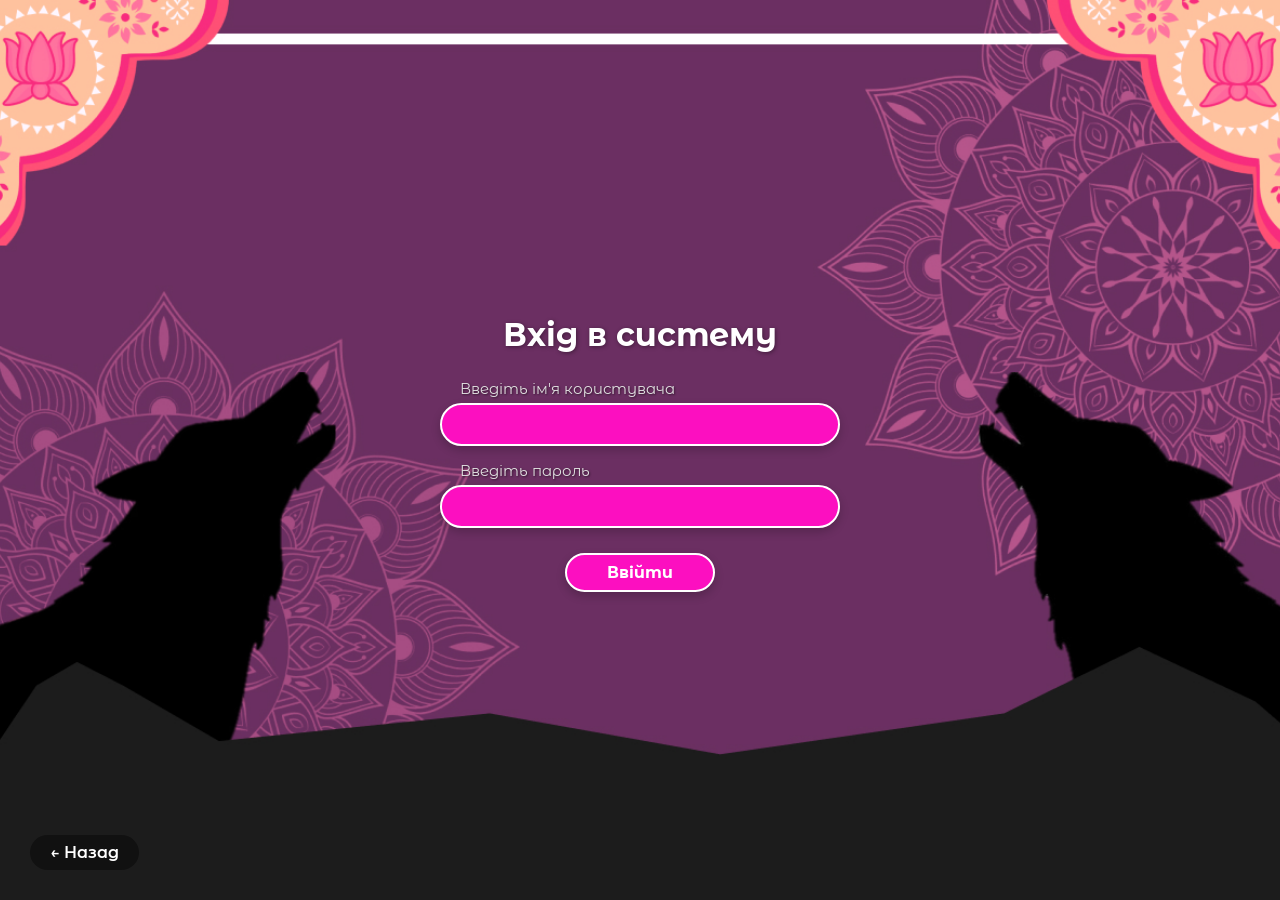
<file: login/login.html>
<!DOCTYPE html>
<html lang="uk">
<head>
    <meta charset="UTF-8">
    <meta name="viewport" content="width=device-width, initial-scale=1.0">
    <title>Вхід в систему</title>
    
    <!-- Підключення шрифту Montserrat Alternates -->
    <link rel="preconnect" href="https://fonts.googleapis.com">
    <link rel="preconnect" href="https://fonts.gstatic.com" crossorigin>
    <link href="https://fonts.googleapis.com/css2?family=Montserrat+Alternates:wght@400;600;700&display=swap" rel="stylesheet">
    
    <link rel="stylesheet" href="style.css">
</head>
<body>

    <div class="login-screen">
        
        <!-- Кнопка "Назад" -->
        <a href="../main/main.html" class="back-btn">← Назад</a>

        <div class="login-form">
            <h1 class="form-title">Вхід в систему</h1>

            <!-- Додано id="loginForm" для зручності в JS -->
            <form id="loginForm" action="#" method="POST">
                <div class="input-group">
                    <label for="username">Введіть ім'я користувача</label>
                    <input type="text" id="username" name="username" required>
                </div>

                <div class="input-group">
                    <label for="password">Введіть пароль</label>
                    <input type="password" id="password" name="password" required>
                </div>

               <!-- Повертаємо кнопку замість посилання -->
               <button type="submit" class="submit-btn">Ввійти</button>
            </form>
        </div>

    </div>

    <!-- Підключення скрипта -->
    <script src="login.js"></script>
</body>
</html>
</file>
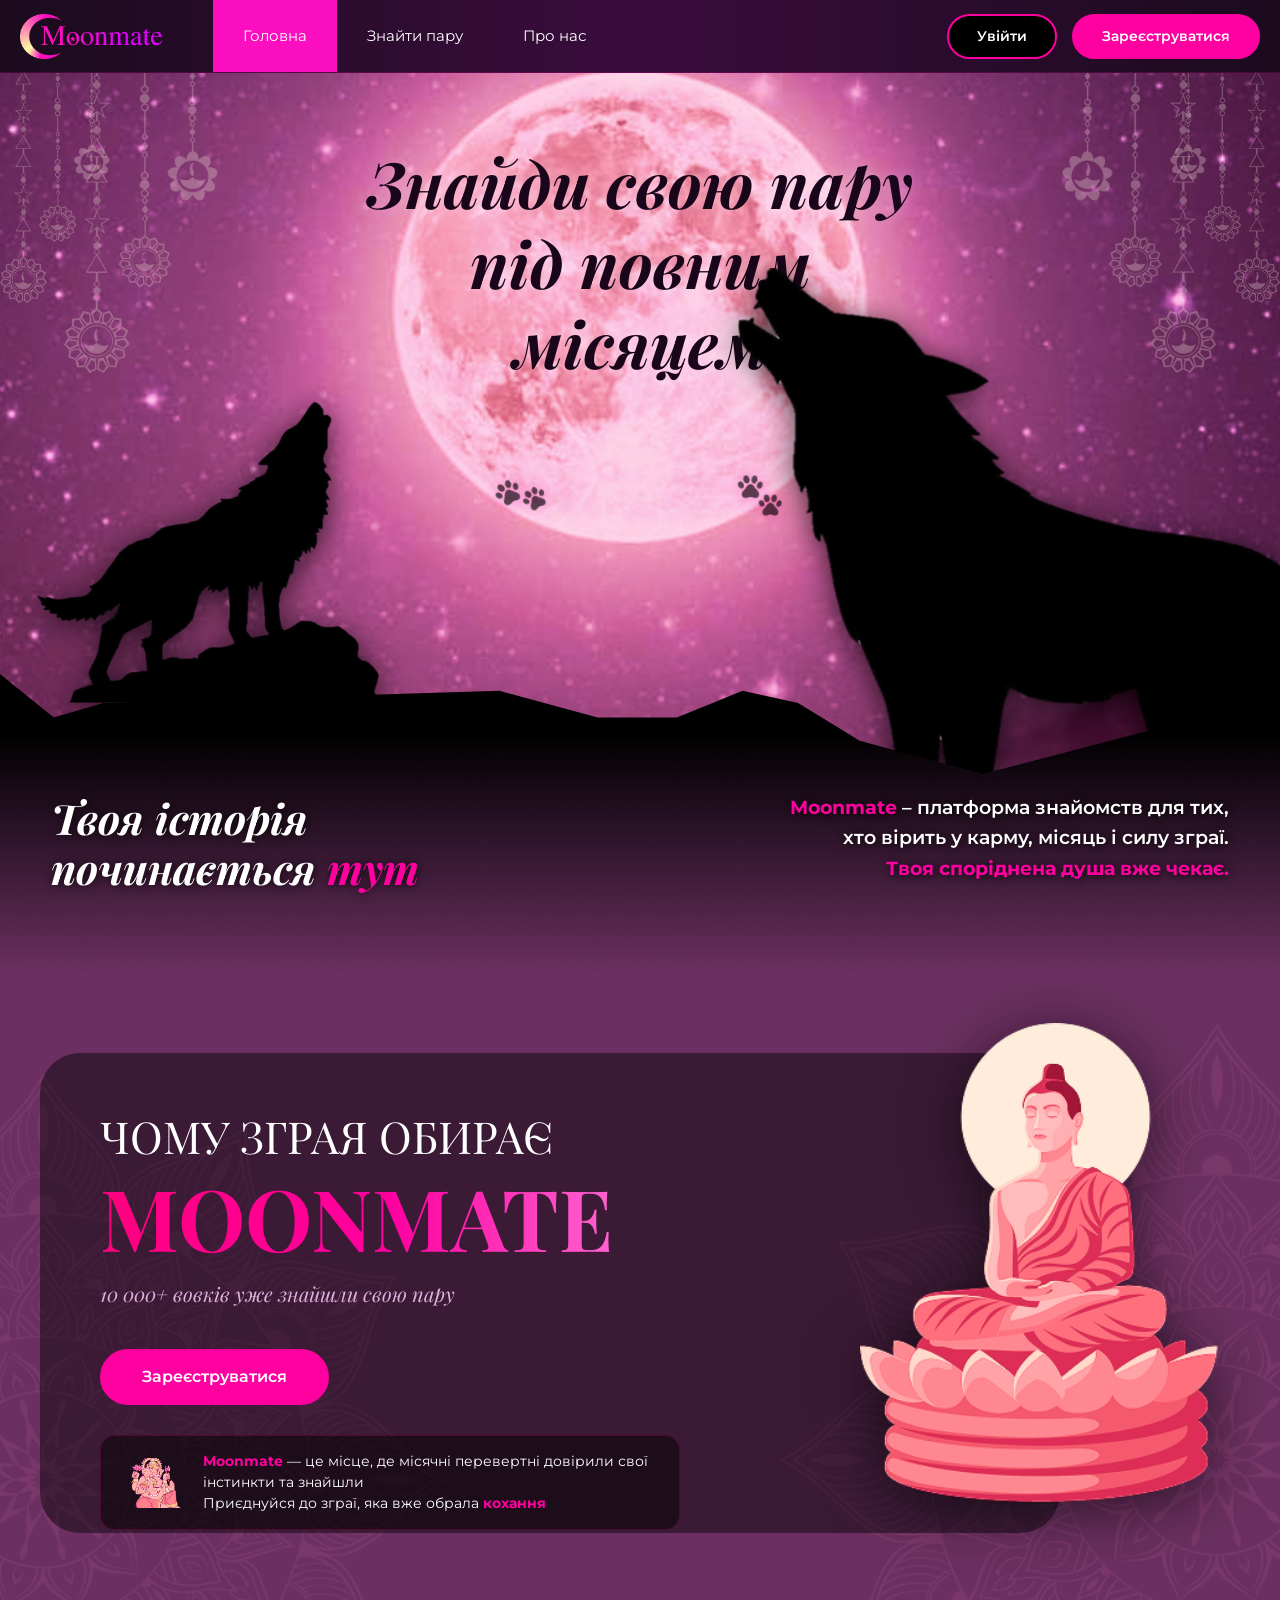
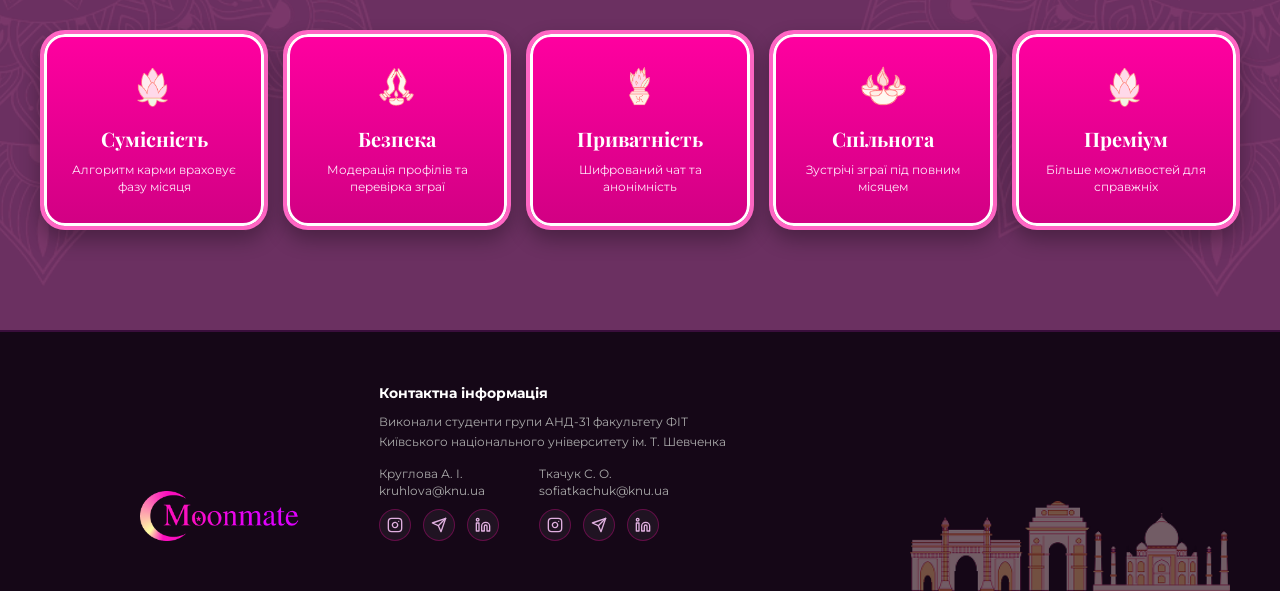
<file: main/main.html>
<!DOCTYPE html>
<html lang="uk">
<head>
    <meta charset="UTF-8">
    <meta name="viewport" content="width=device-width, initial-scale=1.0">
    <title>Moonmate — Зграя</title>
    
    <!-- Шрифти -->
    <link rel="preconnect" href="https://fonts.googleapis.com">
    <link rel="preconnect" href="https://fonts.gstatic.com" crossorigin>
    <link href="https://fonts.googleapis.com/css2?family=Montserrat:ital,wght@0,400;0,600;0,700;1,400&family=Playfair+Display:ital,wght@0,400;0,600;1,400;1,600&family=Cormorant+Garamond:ital,wght@0,400;0,600;1,400;1,600&display=swap" rel="stylesheet">
    
    <!-- Підключення стилів -->
    <link rel="stylesheet" href="css/reset.css">
    <link rel="stylesheet" href="css/base.css">
    <link rel="stylesheet" href="css/header.css">
    <link rel="stylesheet" href="css/main.css"> 
    <link rel="stylesheet" href="css/footer.css">
    <link rel="stylesheet" href="css/media.css"> 
</head>
<body>

     <!-- ================= ШАПКА (HEADER) ================= -->
     <header class="header">
        <div class="header-container">
            <!-- Логотип -->
            <a href="#" class="logo">
                <img src="img/Group 22.png" alt="Moonmate">
            </a>

            <!-- Навігація -->
            <nav class="nav-menu" id="mobile-menu">
                <a href="main.html" class="nav-link active">Головна</a>
                <a href="../search/search.html" class="nav-link">Знайти пару</a>
                <!-- ДОДАНО: Посилання на профіль (спочатку приховане класом hidden) -->
                <a href="../profile/profile.html" class="nav-link hidden" id="profileLink">Профіль</a>
                <a href="#why" class="nav-link">Про нас</a>
            </nav>

            <!-- Кнопки (ховаються на телефоні) -->
            <div class="header-buttons" id="authButtons">
                <a href="../login/login.html" class="btn btn-login">Увійти</a>
                <a href="../registration/register.html" class="btn btn-register">Зареєструватися</a>
            </div>

            <!-- БУРГЕР-МЕНЮ (з'являється на планшеті та телефоні) -->
            <button class="menu-toggle" aria-label="Відкрити меню">
                <span></span>
                <span></span>
                <span></span>
            </button>
        </div>
    </header>

        <!-- ================= ГОЛОВНИЙ ЕКРАН (HERO) ================= -->
        <section class="hero" id="home">
          <!-- Висюльки -->
          <img src="img/image 28.png" alt="" class="hanging hanging-left-1">
          <img src="img/image 28.png" alt="" class="hanging hanging-left-2">
          <img src="img/image 29.png" alt="" class="hanging hanging-right-1">
          <img src="img/image 29.png" alt="" class="hanging hanging-right-2">
  
          <!-- Текст -->
          <h1 class="hero-title">
              Знайди свою пару<br>
              під повним<br>
              місяцем
          </h1>
  
          <!-- Блок з вовками -->
          <div class="wolves-container">
              <!-- Лапки -->
              <img src="img/image 50.png" alt="" class="paws paws-left">
              <img src="img/image 50.png" alt="" class="paws paws-right">
              
              <!-- Лівий вовк -->
              <img src="img/wolff.png" alt="Вовк" class="wolf wolf-left">
              <!-- Правий вовк -->
              <img src="img/Rectangle 19.png" alt="Вовк" class="wolf wolf-right">
          </div>
  
          <!-- Скеля для переходу -->
          <img src="img/Rectangle 54.png" alt="Скеля" class="rock-transition">
  
          <!-- Текст під скелею -->
          <div class="hero-story">
              <h2>Твоя історія починається <em>тут</em></h2>
              <p>
                  <span class="pink-text">Moonmate</span> – платформа знайомств для тих,<br>
                  хто вірить у карму, місяць і силу зграї.<br>
                  <span class="pink-text">Твоя споріднена душа вже чекає.</span>
              </p>
          </div>
      </section>

        <!-- ================= БЛОК ПЕРЕВАГ (FEATURES) ================= -->
        <section class="features-section" id="why">
          <!-- Фонові мандали -->
          <img src="img/image 5.png" alt="" class="bg-mandala-left">
          <img src="img/image 30.png" alt="" class="bg-mandala-right">
  
          <div class="features-container">
              
              <!-- Чорний напівпрозорий прямокутник -->
              <div class="features-bg-box"></div>
  
              <!-- Будда -->
              <img src="img/image 22.png" alt="Будда" class="buddha-img">
  
              <!-- Контент поверх прямокутника -->
              <div class="features-content">
                  <div class="features-text">
                      <h2>Чому зграя обирає</h2>
                      <div class="huge-title">MOONMATE</div>
                      <p class="subtitle">10 000+ вовків уже знайшли свою пару</p>
                  </div>
  
                  <div class="cta-center">
                      <button class="btn btn-register btn-large">Зареєструватися</button>
                  </div>
  
                  <div class="info-box">
                      <img src="img/image 14.png" alt="Ганеша" class="ganesha-icon">
                      <p>
                          <span class="pink-text">Moonmate</span> — це місце, де місячні перевертні довірили свої інстинкти та знайшли<br>
                          Приєднуйся до зграї, яка вже обрала <span class="pink-text">кохання</span>
                      </p>
                  </div>
              </div>
  
              <!-- Картки -->
              <div class="cards-grid">
                  <div class="card">
                      <img src="img/image 32.png" alt="Лотос">
                      <h3>Сумісність</h3>
                      <p>Алгоритм карми враховує фазу місяця</p>
                  </div>
                  <div class="card">
                      <img src="img/image 33.png" alt="Руки">
                      <h3>Безпека</h3>
                      <p>Модерація профілів та перевірка зграї</p>
                  </div>
                  <div class="card">
                      <img src="img/image 34.png" alt="Вогонь">
                      <h3>Приватність</h3>
                      <p>Шифрований чат та анонімність</p>
                  </div>
                  <div class="card">
                      <img src="img/image 35.png" alt="Свічки">
                      <h3>Спільнота</h3>
                      <p>Зустрічі зграї під повним місяцем</p>
                  </div>
                  <div class="card">
                      <img src="img/image 32.png" alt="Лотос">
                      <h3>Преміум</h3>
                      <p>Більше можливостей для справжніх</p>
                  </div>
              </div>
  
          </div>
      </section>

      <!-- ================= ПІДВАЛ (FOOTER) ================= -->
      <footer class="footer" id="about">
        <div class="footer-container">
            <a href="#" class="footer-logo">
                <img src="img/Group 22.png" alt="Moonmate">
            </a>
            <div class="footer-info">
                <strong>Контактна інформація</strong>
                <p>Виконали студенти групи АНД-31 факультету ФІТ</p>
                <p>Київського національного університету ім. Т. Шевченка</p>
                
                <div class="footer-contacts">
                    <!-- Виконавець 1 -->
                    <div class="author-block">
                        <p>Круглова А. І.<br>kruhlova@knu.ua</p>
                        <div class="social-links">
                            <!-- Instagram -->
                            <a href="#" target="_blank" title="Instagram">
                                <svg viewBox="0 0 24 24" fill="none" stroke="currentColor" stroke-width="2" stroke-linecap="round" stroke-linejoin="round"><rect x="2" y="2" width="20" height="20" rx="5" ry="5"></rect><path d="M16 11.37A4 4 0 1 1 12.63 8 4 4 0 0 1 16 11.37z"></path><line x1="17.5" y1="6.5" x2="17.51" y2="6.5"></line></svg>
                            </a>
                            <!-- Telegram -->
                            <a href="#" target="_blank" title="Telegram">
                                <svg viewBox="0 0 24 24" fill="none" stroke="currentColor" stroke-width="2" stroke-linecap="round" stroke-linejoin="round"><line x1="22" y1="2" x2="11" y2="13"></line><polygon points="22 2 15 22 11 13 2 9 22 2"></polygon></svg>
                            </a>
                            <!-- LinkedIn -->
                            <a href="#" target="_blank" title="LinkedIn">
                                <svg viewBox="0 0 24 24" fill="none" stroke="currentColor" stroke-width="2" stroke-linecap="round" stroke-linejoin="round"><path d="M16 8a6 6 0 0 1 6 6v7h-4v-7a2 2 0 0 0-2-2 2 2 0 0 0-2 2v7h-4v-7a6 6 0 0 1 6-6z"></path><rect x="2" y="9" width="4" height="12"></rect><circle cx="4" cy="4" r="2"></circle></svg>
                            </a>
                        </div>
                    </div>

                    <!-- Виконавець 2 -->
                    <div class="author-block">
                        <p>Ткачук С. О.<br>sofiatkachuk@knu.ua</p>
                        <div class="social-links">
                            <!-- Instagram -->
                            <a href="#" target="_blank" title="Instagram">
                                <svg viewBox="0 0 24 24" fill="none" stroke="currentColor" stroke-width="2" stroke-linecap="round" stroke-linejoin="round"><rect x="2" y="2" width="20" height="20" rx="5" ry="5"></rect><path d="M16 11.37A4 4 0 1 1 12.63 8 4 4 0 0 1 16 11.37z"></path><line x1="17.5" y1="6.5" x2="17.51" y2="6.5"></line></svg>
                            </a>
                            <!-- Telegram -->
                            <a href="https://web.telegram.org/k/#@sofffssss" target="_blank" title="Telegram">
                                <svg viewBox="0 0 24 24" fill="none" stroke="currentColor" stroke-width="2" stroke-linecap="round" stroke-linejoin="round"><line x1="22" y1="2" x2="11" y2="13"></line><polygon points="22 2 15 22 11 13 2 9 22 2"></polygon></svg>
                            </a>
                            <!-- LinkedIn -->
                            <a href="#" target="_blank" title="LinkedIn">
                                <svg viewBox="0 0 24 24" fill="none" stroke="currentColor" stroke-width="2" stroke-linecap="round" stroke-linejoin="round"><path d="M16 8a6 6 0 0 1 6 6v7h-4v-7a2 2 0 0 0-2-2 2 2 0 0 0-2 2v7h-4v-7a6 6 0 0 1 6-6z"></path><rect x="2" y="9" width="4" height="12"></rect><circle cx="4" cy="4" r="2"></circle></svg>
                            </a>
                        </div>
                    </div>
                </div>
            </div>
        </div>
        <img src="img/image 26.png" alt="Архітектура" class="footer-arch-img">
    </footer>
    
    <!-- Підключення скрипта для меню -->
    <script src="script.js"></script>

    <!-- ДОДАНО: Перевірка статусу входу та показ посилання на профіль -->
    <script>
        document.addEventListener('DOMContentLoaded', function() {
            const authButtons = document.getElementById('authButtons');
            const profileLink = document.getElementById('profileLink');

            // Перевіряємо, чи користувач увійшов
            if (sessionStorage.getItem('isLoggedIn') === 'true') {
                // Якщо так, ховаємо кнопки входу/реєстрації
                if (authButtons) {
                    authButtons.style.display = 'none';
                }
                // І показуємо посилання на профіль (видаляємо клас hidden)
                if (profileLink) {
                    profileLink.classList.remove('hidden');
                }
            }
        });
    </script>
</body>
</html>
</file>
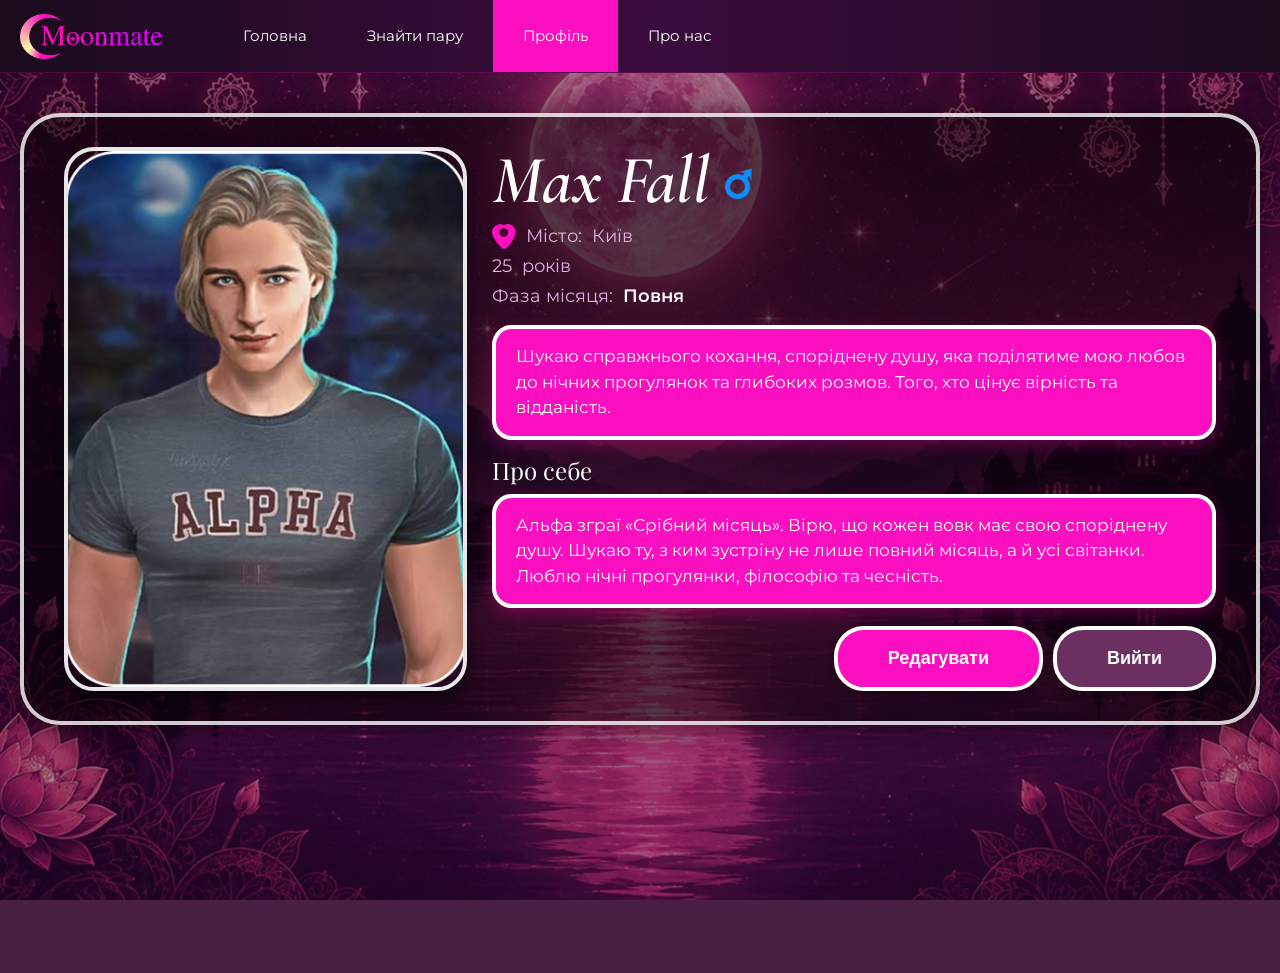
<file: profile/profile.html>
<!DOCTYPE html>
<html lang="uk">
<head>
    <meta charset="UTF-8">
    <meta name="viewport" content="width=device-width, initial-scale=1.0">
    <title>Moonmate — Профіль</title>
    
    <!-- Шрифти -->
    <link rel="preconnect" href="https://fonts.googleapis.com">
    <link rel="preconnect" href="https://fonts.gstatic.com" crossorigin>
    <link href="https://fonts.googleapis.com/css2?family=Montserrat:ital,wght@0,400;0,600;0,700;1,400&family=Playfair+Display:ital,wght@0,400;0,600;1,400;1,600&family=Cormorant+Garamond:ital,wght@0,400;0,600;1,400;1,600&display=swap" rel="stylesheet">
    
    <!-- Стилі -->
    <link rel="stylesheet" href="../main/css/reset.css">
    <link rel="stylesheet" href="../main/css/base.css">
    <link rel="stylesheet" href="../main/css/header.css">
    <link rel="stylesheet" href="profile.css">
    <link rel="stylesheet" href="../main/css/media.css">
</head>
<body>

    <!-- ================= ШАПКА (HEADER) ================= -->
    <header class="header">
        <div class="header-container">
            <a href="../main/main.html" class="logo">
                <img src="../main/img/Group 22.png" alt="Moonmate">
            </a>

            <nav class="nav-menu" id="mobile-menu">
                <a href="../main/main.html" class="nav-link">Головна</a>
                <a href="../search/search.html#why" class="nav-link">Знайти пару</a>
                <a href="profile.html" class="nav-link active">Профіль</a>
                <a href="../main/main.html#about" class="nav-link">Про нас</a>
            </nav>

            <button class="menu-toggle" id="menu-btn" aria-label="Відкрити меню">
                <span></span>
                <span></span>
                <span></span>
            </button>
        </div>
    </header>

    <!-- ================= ОСНОВНИЙ КОНТЕНТ ПРОФІЛЮ ================= -->
    <main class="profile-page">
        <!-- Фонове зображення (image 57) -->
        <div class="profile-bg"></div>
        
        <div class="profile-container">
            <!-- Велика рамка -->
            <div class="profile-card">
                
                <!-- Ліва частина: Аватар -->
                <div class="profile-avatar-section">
                    <div class="avatar-wrapper">
                        <!-- Звичайний аватар -->
                        <img src="../main/img/Rectangle 46.png" alt="Аватар" class="avatar-img default-avatar">
                        <!-- Вовкулака (з'являється при наведенні) -->
                        <img src="../main/img/Rectangle 46 (1).png" alt="Вовкулака" class="avatar-img hover-avatar">
                    </div>
                </div>

                <!-- Права частина: Інформація -->
                <div class="profile-info-section">
                    
                    <!-- Ім'я та стать -->
                    <div class="profile-name-row">
                        <h1 class="profile-name" id="profileName">Max Fall</h1>
                        <img src="../main/img/Group 42.png" alt="Чоловік" class="gender-icon">
                    </div>

                    <!-- Деталі -->
                    <div class="profile-details">
                        <p class="detail-item">
                            <img src="../main/img/Group 40.png" alt="Локація" class="detail-icon">
                            Місто: <span id="profileCity">Київ</span>
                        </p>
                        <p class="detail-item"><span id="profileAge">25</span> років</p>
                        <p class="detail-item">Фаза місяця: <strong id="profileMoon">Повня</strong></p>
                    </div>

                    <!-- Блок "Шукаю" -->
                    <div class="info-box pink-box">
                        <p id="profileLooking">Шукаю справжнього кохання, споріднену душу, яка поділятиме мою любов до нічних прогулянок та глибоких розмов. Того, хто цінує вірність та відданість.</p>
                    </div>

                    <!-- Блок "Про себе" -->
                    <h2 class="section-subtitle">Про себе</h2>
                    <div class="info-box pink-box">
                        <p id="profileAbout">Альфа зграї «Срібний місяць». Вірю, що кожен вовк має свою споріднену душу. Шукаю ту, з ким зустріну не лише повний місяць, а й усі світанки. Люблю нічні прогулянки, філософію та чесність.</p>
                    </div>

                    <!-- Кнопки -->
                    <div class="profile-actions">
                        <button class="btn btn-register btn-action" id="editBtn">Редагувати</button>
                        <!-- ДОДАНО: Кнопка "Вийти" -->
                        <button class="btn btn-register btn-action" id="logoutBtn" style="margin-left: 10px; background-color: #6B3061;">Вийти</button>
                    </div>

                </div>
            </div>
        </div>
    </main>

    <!-- Підключення скрипта для меню, редагування та виходу -->
    <script src="profile.js"></script>
</body>
</html>
</file>
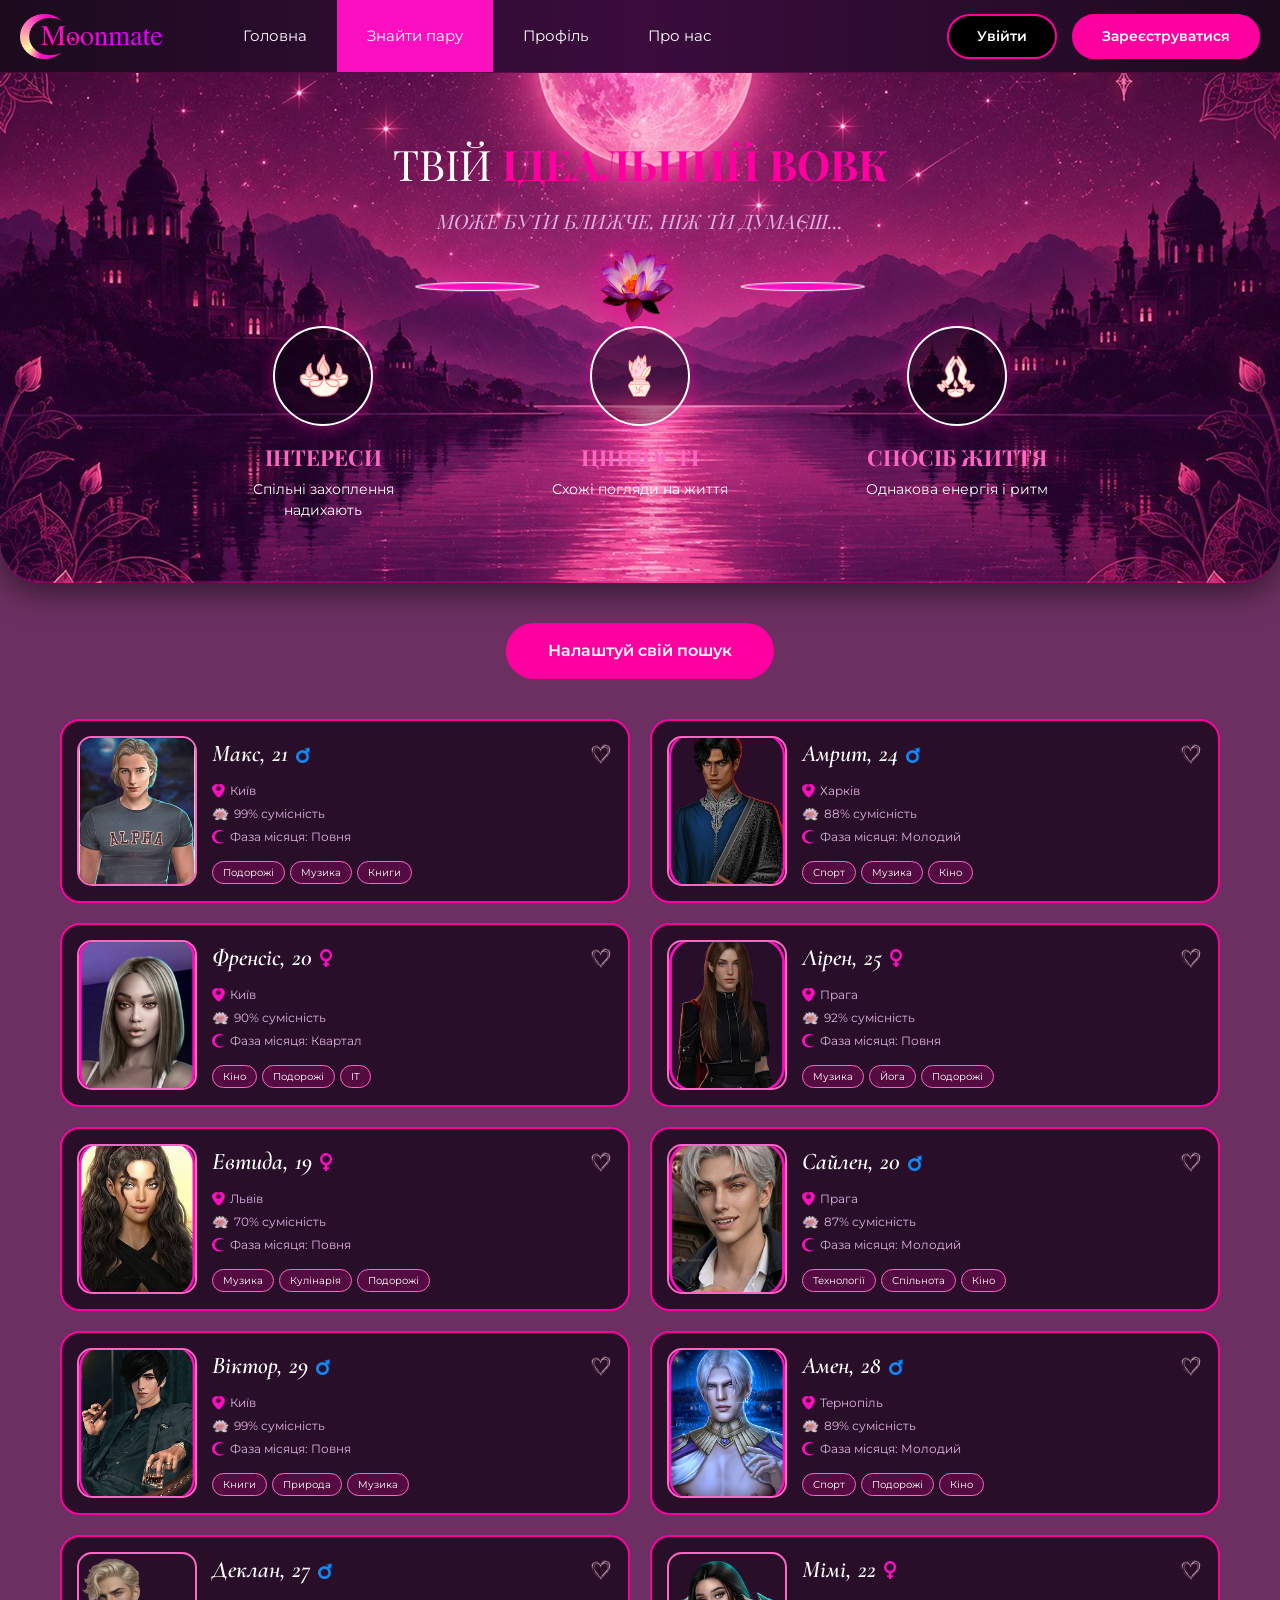
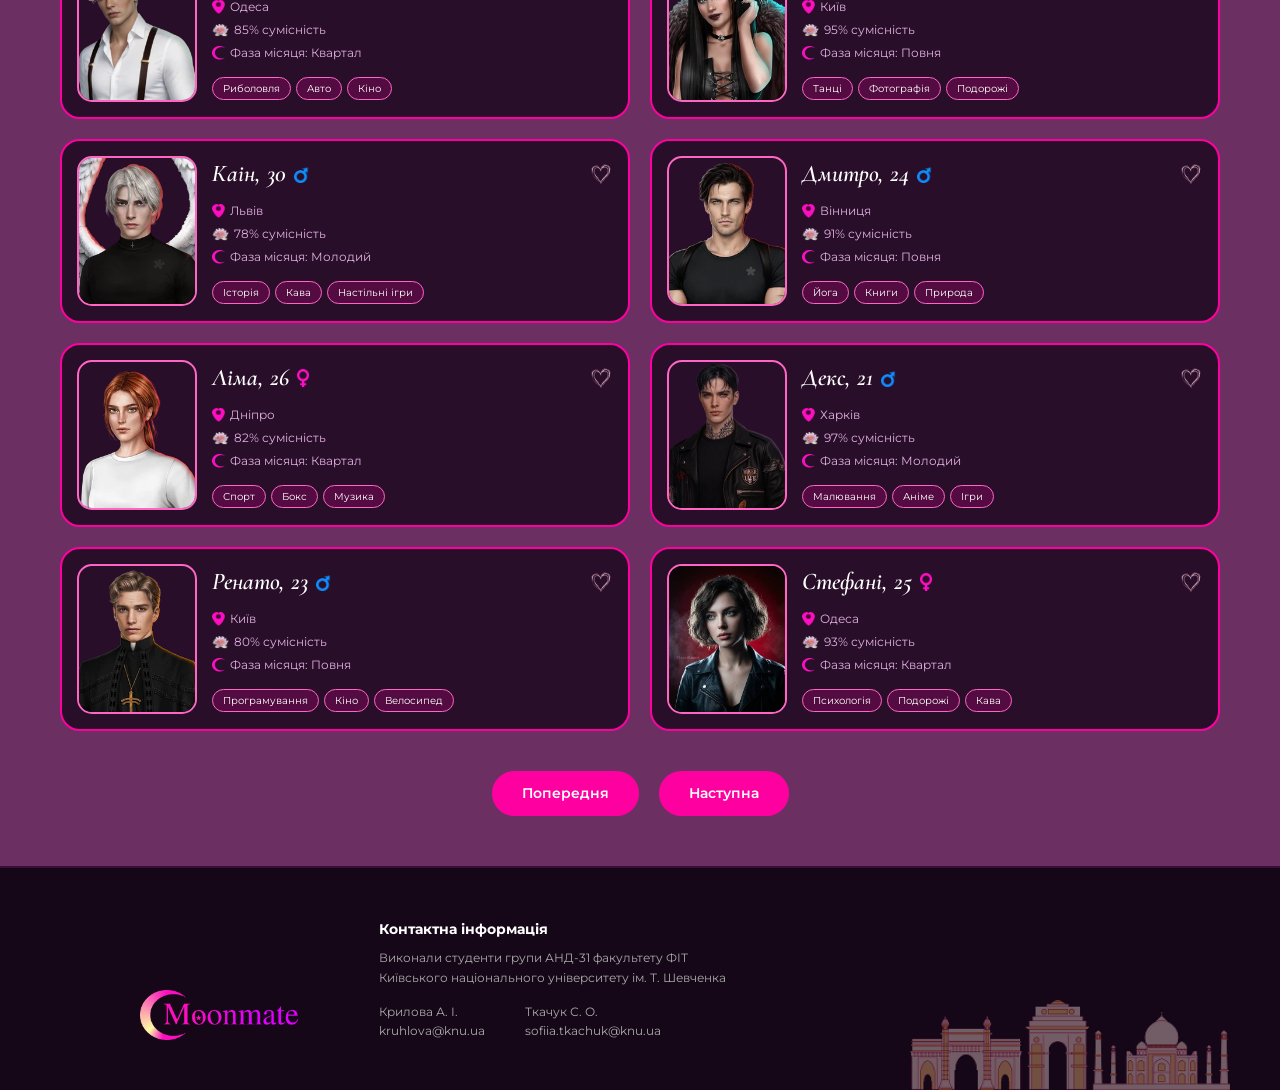
<file: search/search.html>
<!DOCTYPE html>
<html lang="uk">
<head>
    <meta charset="UTF-8">
    <meta name="viewport" content="width=device-width, initial-scale=1.0">
    <title>Moonmate — Знайти пару</title>
    
    <!-- Шрифти -->
    <link rel="preconnect" href="https://fonts.googleapis.com">
    <link rel="preconnect" href="https://fonts.gstatic.com" crossorigin>
    <link href="https://fonts.googleapis.com/css2?family=Montserrat:ital,wght@0,400;0,600;0,700;1,400&family=Playfair+Display:ital,wght@0,400;0,600;1,400;1,600&family=Cormorant+Garamond:ital,wght@0,400;0,600;1,400;1,600&display=swap" rel="stylesheet">
    
    <!-- Стилі -->
    <link rel="stylesheet" href="../main/css/reset.css">
    <link rel="stylesheet" href="../main/css/base.css">
    <link rel="stylesheet" href="../main/css/header.css">
    <link rel="stylesheet" href="search.css">
    <link rel="stylesheet" href="../main/css/media.css">
    <link rel="stylesheet" href="../main/css/footer.css">
</head>
<body>

    <!-- ================= ШАПКА (HEADER) ================= -->
    <header class="header">
        <div class="header-container">
            <a href="../main/main.html" class="logo">
                <img src="../main/img/Group 22.png" alt="Moonmate">
            </a>

            <nav class="nav-menu" id="mobile-menu">
                <a href="../main/main.html" class="nav-link">Головна</a>
                <a href="search.html" class="nav-link active">Знайти пару</a>
                <a href="../profile/profile.html" class="nav-link">Профіль</a>
                <a href="../main/main.html#about" class="nav-link">Про нас</a>
            </nav>

            <div class="header-buttons">
                <button class="btn btn-login">Увійти</button>
                <button class="btn btn-register">Зареєструватися</button>
            </div>

            <button class="menu-toggle" id="menu-btn" aria-label="Відкрити меню">
                <span></span>
                <span></span>
                <span></span>
            </button>
        </div>
    </header>

    <!-- ================= ОСНОВНИЙ КОНТЕНТ ================= -->
    <main class="search-page">
        
        <!-- БЛОК 1: ІДЕАЛЬНИЙ ВОВК -->
        <section class="search-hero">
            <h1 class="search-title">Твій <span class="pink-text">ІДЕАЛЬНИЙ ВОВК</span></h1>
            <p class="search-subtitle">МОЖЕ БУТИ БЛИЖЧЕ, НІЖ ТИ ДУМАЄШ...</p>

            <div class="features-row">
                <div class="feature-item">
                    <div class="feature-icon-circle">
                        <img src="../main/img/image 35.png" alt="Інтереси">
                    </div>
                    <h3>ІНТЕРЕСИ</h3>
                    <p>Спільні захоплення надихають</p>
                </div>
                <div class="feature-center-icon">
                    <img src="../main/img/Group 97.png" alt="Лотос">
                </div>
                <div class="feature-item">
                    <div class="feature-icon-circle">
                        <img src="../main/img/image 34.png" alt="Цінності">
                    </div>
                    <h3>ЦІННОСТІ</h3>
                    <p>Схожі погляди на життя</p>
                </div>
                <div class="feature-item">
                    <div class="feature-icon-circle">
                        <img src="../main/img/image 33.png" alt="Спосіб життя">
                    </div>
                    <h3>СПОСІБ ЖИТТЯ</h3>
                    <p>Однакова енергія і ритм</p>
                </div>
            </div>
        </section>

        <!-- КНОПКА ПОСЕРЕДИНІ -->
        <div class="main-cta-wrapper">
            <button class="btn btn-register btn-large" id="btnToggleFilters">Налаштуй свій пошук</button>
        </div>

        <!-- БЛОК 2: ПАНЕЛЬ ФІЛЬТРІВ -->
        <section class="filters-section hidden" id="filtersPanel">
          <div class="filters-header">
              <img src="../main/img/image 54.png" alt="Лотос" class="lotus-small">
              <h2>Налаштуй свій пошук</h2>
              <img src="../main/img/image 54.png" alt="Лотос" class="lotus-small">
          </div>

          <div class="filters-grid">
              <!-- Вік -->
              <div class="filter-group">
                  <label class="filter-label">
                      <span class="icon-user">👤</span> Вік
                  </label>
                  <div class="range-wrapper">
                      <span class="range-val">18</span>
                      <input type="range" min="18" max="99" value="99" class="slider" id="ageSlider">
                      <span class="range-val">99</span>
                  </div>
                  <span class="distance-text" id="ageValue">Вік: 18 - 99</span>
              </div>

              <!-- Відстань -->
              <div class="filter-group">
                  <label class="filter-label">
                      <img src="../main/img/moon.png" class="moon-icon" alt=""> Максимальна відстань
                  </label>
                  <div class="range-wrapper">
                      <span class="range-val">0</span>
                      <input type="range" min="0" max="100" value="57" class="slider" id="distSlider">
                      <span class="range-val">99+</span>
                  </div>
                  <span class="distance-text" id="distValue">57 км</span>
              </div>

              <!-- Фаза місяця -->
              <div class="filter-group">
                  <label class="filter-label">
                      <img src="../main/img/moon.png" class="moon-icon" alt=""> Фаза місяця
                  </label>
                  <div class="moon-buttons" id="moonFilter">
                      <button class="moon-btn active" data-moon="Повня">Повня</button>
                      <button class="moon-btn" data-moon="Молодий">Молодий</button>
                      <button class="moon-btn" data-moon="Квартал">Квартал</button>
                  </div>
              </div>
          </div>

          <div class="filters-actions">
            <button class="btn btn-outline btn-large" id="btnResetFilters">Скинути</button>
            <button class="btn btn-register btn-large" id="btnApplyFilters">Застосувати</button>
        </div>
          <img src="../main/img/image 53.png" alt="" class="filters-lotus-left">
          <img src="../main/img/image 53.png" alt="" class="filters-lotus-right">
      </section>

        <!-- БЛОК 3: СІТКА КАРТОК -->
        <section class="cards-section">
            <div class="profiles-grid" id="profilesGrid">
                
                <!-- Картка 1 (Макс) -->
                <div class="profile-mini-card" data-age="21" data-moon="Повня">
                    <div class="mini-avatar"><img src="../main/img/Rectangle 46.png" alt="Макс"></div>
                    <div class="mini-info">
                        <div class="mini-header">
                            <h3>Макс, 21</h3>
                            <img src="../main/img/Group 42.png" alt="Чоловік" class="gender-icon">
                            <img src="../main/img/image 74.png" alt="Лайк" class="like-icon">
                        </div>
                        <p class="mini-detail"><img src="../main/img/Group 40.png" class="detail-icon"> Київ</p>
                        <p class="mini-detail"><img src="../main/img/image 54.png" class="detail-icon"> 99% сумісність</p>
                        <p class="mini-detail"><img src="../main/img/moon.png" class="detail-icon"> Фаза місяця: Повня</p>
                        <div class="mini-tags"><span>Подорожі</span><span>Музика</span><span>Книги</span></div>
                    </div>
                </div>

                <!-- Картка 2 (Амрит) -->
                <div class="profile-mini-card" data-age="24" data-moon="Молодий">
                    <div class="mini-avatar"><img src="../main/img/image 64.png" alt="Амрит"></div>
                    <div class="mini-info">
                        <div class="mini-header">
                            <h3>Амрит, 24</h3>
                            <img src="../main/img/Group 42.png" alt="Чоловік" class="gender-icon">
                            <img src="../main/img/image 74.png" alt="Лайк" class="like-icon">
                        </div>
                        <p class="mini-detail"><img src="../main/img/Group 40.png" class="detail-icon"> Харків</p>
                        <p class="mini-detail"><img src="../main/img/image 54.png" class="detail-icon"> 88% сумісність</p>
                        <p class="mini-detail"><img src="../main/img/moon.png" class="detail-icon"> Фаза місяця: Молодий</p>
                        <div class="mini-tags"><span>Спорт</span><span>Музика</span><span>Кіно</span></div>
                    </div>
                </div>

                <!-- Картка 3 (Френсіс) -->
                <div class="profile-mini-card" data-age="20" data-moon="Квартал">
                    <div class="mini-avatar"><img src="../main/img/image 91.png" alt="Френсіс"></div>
                    <div class="mini-info">
                        <div class="mini-header">
                            <h3>Френсіс, 20</h3>
                            <img src="../main/img/Group 41.png" alt="Жінка" class="gender-icon">
                            <img src="../main/img/image 74.png" alt="Лайк" class="like-icon">
                        </div>
                        <p class="mini-detail"><img src="../main/img/Group 40.png" class="detail-icon"> Київ</p>
                        <p class="mini-detail"><img src="../main/img/image 54.png" class="detail-icon"> 90% сумісність</p>
                        <p class="mini-detail"><img src="../main/img/moon.png" class="detail-icon"> Фаза місяця: Квартал</p>
                        <div class="mini-tags"><span>Кіно</span><span>Подорожі</span><span>IT</span></div>
                    </div>
                </div>

                <!-- Картка 4 (Лірен) -->
                <div class="profile-mini-card" data-age="25" data-moon="Повня">
                    <div class="mini-avatar"><img src="../main/img/image 92.png" alt="Лірен"></div>
                    <div class="mini-info">
                        <div class="mini-header">
                            <h3>Лірен, 25</h3>
                            <img src="../main/img/Group 41.png" alt="Жінка" class="gender-icon">
                            <img src="../main/img/image 74.png" alt="Лайк" class="like-icon">
                        </div>
                        <p class="mini-detail"><img src="../main/img/Group 40.png" class="detail-icon"> Прага</p>
                        <p class="mini-detail"><img src="../main/img/image 54.png" class="detail-icon"> 92% сумісність</p>
                        <p class="mini-detail"><img src="../main/img/moon.png" class="detail-icon"> Фаза місяця: Повня</p>
                        <div class="mini-tags"><span>Музика</span><span>Йога</span><span>Подорожі</span></div>
                    </div>
                </div>

                <!-- Картка 5 (Евтида) -->
                <div class="profile-mini-card" data-age="19" data-moon="Повня">
                    <div class="mini-avatar"><img src="../main/img/image 94.png" alt="Евтида"></div>
                    <div class="mini-info">
                        <div class="mini-header">
                            <h3>Евтида, 19</h3>
                            <img src="../main/img/Group 41.png" alt="Жінка" class="gender-icon">
                            <img src="../main/img/image 74.png" alt="Лайк" class="like-icon">
                        </div>
                        <p class="mini-detail"><img src="../main/img/Group 40.png" class="detail-icon"> Львів</p>
                        <p class="mini-detail"><img src="../main/img/image 54.png" class="detail-icon"> 70% сумісність</p>
                        <p class="mini-detail"><img src="../main/img/moon.png" class="detail-icon"> Фаза місяця: Повня</p>
                        <div class="mini-tags"><span>Музика</span><span>Кулінарія</span><span>Подорожі</span></div>
                    </div>
                </div>

                <!-- Картка 6 (Сайлен) -->
                <div class="profile-mini-card" data-age="20" data-moon="Молодий">
                    <div class="mini-avatar"><img src="../main/img/image 95.png" alt="Сайлен"></div>
                    <div class="mini-info">
                        <div class="mini-header">
                            <h3>Сайлен, 20</h3>
                            <img src="../main/img/Group 42.png" alt="Чоловік" class="gender-icon">
                            <img src="../main/img/image 74.png" alt="Лайк" class="like-icon">
                        </div>
                        <p class="mini-detail"><img src="../main/img/Group 40.png" class="detail-icon"> Прага</p>
                        <p class="mini-detail"><img src="../main/img/image 54.png" class="detail-icon"> 87% сумісність</p>
                        <p class="mini-detail"><img src="../main/img/moon.png" class="detail-icon"> Фаза місяця: Молодий</p>
                        <div class="mini-tags"><span>Технології</span><span>Спільнота</span><span>Кіно</span></div>
                    </div>
                </div>

                <!-- Картка 7 (Віктор) -->
                <div class="profile-mini-card" data-age="29" data-moon="Повня">
                    <div class="mini-avatar"><img src="../main/img/image 60.png" alt="Віктор"></div>
                    <div class="mini-info">
                        <div class="mini-header">
                            <h3>Віктор, 29</h3>
                            <img src="../main/img/Group 42.png" alt="Чоловік" class="gender-icon">
                            <img src="../main/img/image 74.png" alt="Лайк" class="like-icon">
                        </div>
                        <p class="mini-detail"><img src="../main/img/Group 40.png" class="detail-icon"> Київ</p>
                        <p class="mini-detail"><img src="../main/img/image 54.png" class="detail-icon"> 99% сумісність</p>
                        <p class="mini-detail"><img src="../main/img/moon.png" class="detail-icon"> Фаза місяця: Повня</p>
                        <div class="mini-tags"><span>Книги</span><span>Природа</span><span>Музика</span></div>
                    </div>
                </div>

                <!-- Картка 8 (Амен) -->
                <div class="profile-mini-card" data-age="28" data-moon="Молодий">
                    <div class="mini-avatar"><img src="../main/img/image 65.png" alt="Амен"></div>
                    <div class="mini-info">
                        <div class="mini-header">
                            <h3>Амен, 28</h3>
                            <img src="../main/img/Group 42.png" alt="Чоловік" class="gender-icon">
                            <img src="../main/img/image 74.png" alt="Лайк" class="like-icon">
                        </div>
                        <p class="mini-detail"><img src="../main/img/Group 40.png" class="detail-icon"> Тернопіль</p>
                        <p class="mini-detail"><img src="../main/img/image 54.png" class="detail-icon"> 89% сумісність</p>
                        <p class="mini-detail"><img src="../main/img/moon.png" class="detail-icon"> Фаза місяця: Молодий</p>
                        <div class="mini-tags"><span>Спорт</span><span>Подорожі</span><span>Кіно</span></div>
                    </div>
                </div>

                <!-- ========================================== -->
                <!-- ДРУГА СТОРІНКА АНКЕТ (Спочатку приховані)    -->
                <!-- ========================================== -->
                <div class="profile-mini-card page-2" data-age="27" data-moon="Квартал">
                    <div class="mini-avatar"><img src="../main/img/деклан.webp" alt="Деклан"></div>
                    <div class="mini-info">
                        <div class="mini-header">
                            <h3>Деклан, 27</h3>
                            <img src="../main/img/Group 42.png" alt="Чоловік" class="gender-icon">
                            <img src="../main/img/image 74.png" alt="Лайк" class="like-icon">
                        </div>
                        <p class="mini-detail"><img src="../main/img/Group 40.png" class="detail-icon"> Одеса</p>
                        <p class="mini-detail"><img src="../main/img/image 54.png" class="detail-icon"> 85% сумісність</p>
                        <p class="mini-detail"><img src="../main/img/moon.png" class="detail-icon"> Фаза місяця: Квартал</p>
                        <div class="mini-tags"><span>Риболовля</span><span>Авто</span><span>Кіно</span></div>
                    </div>
                </div>

                <div class="profile-mini-card page-2" data-age="22" data-moon="Повня">
                    <div class="mini-avatar"><img src="../main/img/Mimi_1.webp" alt="Мімі"></div>
                    <div class="mini-info">
                        <div class="mini-header">
                            <h3>Мімі, 22</h3>
                            <img src="../main/img/Group 41.png" alt="Жінка" class="gender-icon">
                            <img src="../main/img/image 74.png" alt="Лайк" class="like-icon">
                        </div>
                        <p class="mini-detail"><img src="../main/img/Group 40.png" class="detail-icon"> Київ</p>
                        <p class="mini-detail"><img src="../main/img/image 54.png" class="detail-icon"> 95% сумісність</p>
                        <p class="mini-detail"><img src="../main/img/moon.png" class="detail-icon"> Фаза місяця: Повня</p>
                        <div class="mini-tags"><span>Танці</span><span>Фотографія</span><span>Подорожі</span></div>
                    </div>
                </div>

                <div class="profile-mini-card page-2" data-age="30" data-moon="Молодий">
                    <div class="mini-avatar"><img src="../main/img/каін.webp" alt="Каін"></div>
                    <div class="mini-info">
                        <div class="mini-header">
                            <h3>Каін, 30</h3>
                            <img src="../main/img/Group 42.png" alt="Чоловік" class="gender-icon">
                            <img src="../main/img/image 74.png" alt="Лайк" class="like-icon">
                        </div>
                        <p class="mini-detail"><img src="../main/img/Group 40.png" class="detail-icon"> Львів</p>
                        <p class="mini-detail"><img src="../main/img/image 54.png" class="detail-icon"> 78% сумісність</p>
                        <p class="mini-detail"><img src="../main/img/moon.png" class="detail-icon"> Фаза місяця: Молодий</p>
                        <div class="mini-tags"><span>Історія</span><span>Кава</span><span>Настільні ігри</span></div>
                    </div>
                </div>

                <div class="profile-mini-card page-2" data-age="24" data-moon="Повня">
                    <div class="mini-avatar"><img src="../main/img/дмитро.webp" alt="Дмитро"></div>
                    <div class="mini-info">
                        <div class="mini-header">
                            <h3>Дмитро, 24</h3>
                            <img src="../main/img/Group 42.png" alt="Чоловік" class="gender-icon">
                            <img src="../main/img/image 74.png" alt="Лайк" class="like-icon">
                        </div>
                        <p class="mini-detail"><img src="../main/img/Group 40.png" class="detail-icon"> Вінниця</p>
                        <p class="mini-detail"><img src="../main/img/image 54.png" class="detail-icon"> 91% сумісність</p>
                        <p class="mini-detail"><img src="../main/img/moon.png" class="detail-icon"> Фаза місяця: Повня</p>
                        <div class="mini-tags"><span>Йога</span><span>Книги</span><span>Природа</span></div>
                    </div>
                </div>

                <div class="profile-mini-card page-2" data-age="26" data-moon="Квартал">
                    <div class="mini-avatar"><img src="../main/img/ліма.webp" alt="Ліма"></div>
                    <div class="mini-info">
                        <div class="mini-header">
                            <h3>Ліма, 26</h3>
                            <img src="../main/img/Group 41.png" alt="Жінка" class="gender-icon">
                            <img src="../main/img/image 74.png" alt="Лайк" class="like-icon">
                        </div>
                        <p class="mini-detail"><img src="../main/img/Group 40.png" class="detail-icon"> Дніпро</p>
                        <p class="mini-detail"><img src="../main/img/image 54.png" class="detail-icon"> 82% сумісність</p>
                        <p class="mini-detail"><img src="../main/img/moon.png" class="detail-icon"> Фаза місяця: Квартал</p>
                        <div class="mini-tags"><span>Спорт</span><span>Бокс</span><span>Музика</span></div>
                    </div>
                </div>

                <div class="profile-mini-card page-2" data-age="21" data-moon="Молодий">
                    <div class="mini-avatar"><img src="../main/img/декс.webp" alt="Декс"></div>
                    <div class="mini-info">
                        <div class="mini-header">
                            <h3>Декс, 21</h3>
                            <img src="../main/img/Group 42.png" alt="Чоловік" class="gender-icon">
                            <img src="../main/img/image 74.png" alt="Лайк" class="like-icon">
                        </div>
                        <p class="mini-detail"><img src="../main/img/Group 40.png" class="detail-icon"> Харків</p>
                        <p class="mini-detail"><img src="../main/img/image 54.png" class="detail-icon"> 97% сумісність</p>
                        <p class="mini-detail"><img src="../main/img/moon.png" class="detail-icon"> Фаза місяця: Молодий</p>
                        <div class="mini-tags"><span>Малювання</span><span>Аніме</span><span>Ігри</span></div>
                    </div>
                </div>

                <div class="profile-mini-card page-2" data-age="23" data-moon="Повня">
                    <div class="mini-avatar"><img src="../main/img/ренато.webp" alt="Ренато"></div>
                    <div class="mini-info">
                        <div class="mini-header">
                            <h3>Ренато, 23</h3>
                            <img src="../main/img/Group 42.png" alt="Чоловік" class="gender-icon">
                            <img src="../main/img/image 74.png" alt="Лайк" class="like-icon">
                        </div>
                        <p class="mini-detail"><img src="../main/img/Group 40.png" class="detail-icon"> Київ</p>
                        <p class="mini-detail"><img src="../main/img/image 54.png" class="detail-icon"> 80% сумісність</p>
                        <p class="mini-detail"><img src="../main/img/moon.png" class="detail-icon"> Фаза місяця: Повня</p>
                        <div class="mini-tags"><span>Програмування</span><span>Кіно</span><span>Велосипед</span></div>
                    </div>
                </div>

                <div class="profile-mini-card page-2" data-age="25" data-moon="Квартал">
                    <div class="mini-avatar"><img src="../main/img/стефані.jfif" alt="Стефані"></div>
                    <div class="mini-info">
                        <div class="mini-header">
                            <h3>Стефані, 25</h3>
                            <img src="../main/img/Group 41.png" alt="Жінка" class="gender-icon">
                            <img src="../main/img/image 74.png" alt="Лайк" class="like-icon">
                        </div>
                        <p class="mini-detail"><img src="../main/img/Group 40.png" class="detail-icon"> Одеса</p>
                        <p class="mini-detail"><img src="../main/img/image 54.png" class="detail-icon"> 93% сумісність</p>
                        <p class="mini-detail"><img src="../main/img/moon.png" class="detail-icon"> Фаза місяця: Квартал</p>
                        <div class="mini-tags"><span>Психологія</span><span>Подорожі</span><span>Кава</span></div>
                    </div>
                </div>

            </div>
        </section>

        <!-- КНОПКИ НАВІГАЦІЇ -->
        <div class="pagination-actions">
            <button class="btn btn-register" id="btnPrevPage">Попередня</button>
            <button class="btn btn-register" id="btnNextPage">Наступна</button>
        </div>

    </main>

     <!-- ================= ПІДВАЛ (FOOTER) ================= -->
     <footer class="footer" id="about">
      <div class="footer-container">
          <a href="#" class="footer-logo">
              <img src="../main/img/Group 22.png" alt="Moonmate">
          </a>
          <div class="footer-info">
              <strong>Контактна інформація</strong>
              <p>Виконали студенти групи АНД-31 факультету ФІТ</p>
              <p>Київського національного університету ім. Т. Шевченка</p>
              <div class="footer-contacts">
                  <p>Крилова А. І.<br>kruhlova@knu.ua</p>
                  <p>Ткачук С. О.<br>sofiia.tkachuk@knu.ua</p>
              </div>
          </div>
      </div>
      <img src="../main/img/image 26.png" alt="Архітектура" class="footer-arch-img">
  </footer>

    <script src="../main/script.js"></script>
</body>
</html>
</file>
<file: login/style.css>
/* =========================================
   БАЗОВІ СТИЛІ
   ========================================= */
* {
    margin: 0;
    padding: 0;
    box-sizing: border-box;
    font-family: 'Montserrat Alternates', sans-serif; 
}

body {
    overflow: hidden; 
}

/* =========================================
   ГОЛОВНИЙ ЕКРАН (ФОН)
   ========================================= */
.login-screen {
    min-height: 100vh; 
    width: 100%;
    position: relative; /* Важливо для абсолютного позиціонування форми */
    background-size: cover;       
    background-position: center;  
    background-repeat: no-repeat; 
}

/* =========================================
   СТИЛІ ФОРМИ (БАЗОВІ)
   ========================================= */
.login-form {
    background: transparent; 
    width: 90%;
    max-width: 400px;
    text-align: center;
    
    /* Абсолютне позиціонування */
    position: absolute;
    left: 50%;
    transform: translateX(-50%); /* Центруємо по горизонталі */
}

.form-title {
    color: #ffffff;
    font-weight: 700; 
    text-shadow: 1px 1px 4px rgba(0,0,0,0.4); 
}

.input-group {
    text-align: left;
}

.input-group label {
    display: block;
    color: #e0e0e0; 
    font-weight: 400;
    text-shadow: 1px 1px 2px rgba(0,0,0,0.5);
}

.input-group input {
    width: 100%;
    background-color: #FC0FC0; 
    border: 2px solid #ffffff; 
    border-radius: 30px; 
    color: white;
    outline: none;
    transition: 0.3s;
    box-shadow: 0 4px 10px rgba(0, 0, 0, 0.2); 
    font-family: 'Montserrat Alternates', sans-serif;
}

.input-group input:focus {
    box-shadow: 0 0 15px rgba(255, 255, 255, 0.8);
}

.submit-btn {
    background-color: #FC0FC0;
    border: 2px solid #ffffff;
    border-radius: 30px;
    color: white;
    font-weight: 700; 
    font-family: 'Montserrat Alternates', sans-serif;
    cursor: pointer;
    transition: 0.3s;
    box-shadow: 0 4px 10px rgba(0, 0, 0, 0.2);
}

.submit-btn:hover {
    background-color: #FC0FC0; 
    transform: scale(1.02); 
}

/* =========================================
   КНОПКА "НАЗАД"
   ========================================= */
/* =========================================
   КНОПКА "НАЗАД" (ЗНИЗУ ЗЛІВА)
   ========================================= */
.back-btn {
    position: absolute;
    bottom: 30px; /* Відступ від нижнього краю */
    left: 30px;   /* Відступ від лівого краю */
    
    color: white;
    text-decoration: none;
    font-size: 16px;
    font-weight: 600;
    background: rgba(0, 0, 0, 0.4); 
    padding: 8px 20px;
    border-radius: 20px;
    transition: 0.3s;
    z-index: 10;
}

.back-btn:hover {
    background: rgba(0, 0, 0, 0.7);
}

.back-btn:hover {
    background: rgba(0, 0, 0, 0.7);
}

/* =========================================
   АДАПТИВНІСТЬ (MEDIA QUERIES)
   ========================================= */

/* -----------------------------------------
   1. ПК (За замовчуванням, екрани > 1024px)
   ----------------------------------------- */
.login-screen {
    background-image: url('images/bg-desktop.jpg');
}

.login-form {
    /* Налаштування положення для ПК */
    top: 35%; /* Опускаємо форму трохи нижче центру, як на макеті */
}

.form-title {
    font-size: 32px; 
    margin-bottom: 25px;
}

.input-group {
    margin-bottom: 15px;
}

.input-group label {
    font-size: 15px;
    margin-bottom: 5px;
    padding-left: 20px; 
}

.input-group input {
    padding: 10px 20px; 
    font-size: 16px; 
}

.submit-btn {
    margin-top: 10px;
    padding: 8px 40px; 
    font-size: 16px;
}


/* -----------------------------------------
   2. ПЛАНШЕТИ (від 768px до 1024px)
   ----------------------------------------- */
@media (max-width: 1024px) {
    .login-screen {
        background-image: url('images/bg-tablet.jpg');
    }
    
    .login-form {
        /* На планшеті форма має бути трохи вище, бо картинка інша */
        top: 25%; 
        max-width: 350px; /* Робимо форму вужчою */
    }

    .form-title {
        font-size: 28px;
        margin-bottom: 20px;
    }

    .input-group input {
        padding: 8px 20px;
        font-size: 15px;
    }
}


/* -----------------------------------------
   3. ТЕЛЕФОНИ (менше 767px)
   ----------------------------------------- */
@media (max-width: 767px) {
    .login-screen {
        background-image: url('images/bg-mobile.jpg');
    }

    .login-form {
        /* На телефоні опускаємо форму під мандалу */
        top: 22%; 
        width: 85%; /* Трохи вужча форма для телефону */
        max-width: 320px;
    }

    .form-title {
        font-size: 22px; 
        margin-bottom: 20px;
    }

    .input-group {
        margin-bottom: 12px;
    }

    .input-group label {
        font-size: 13px;
        padding-left: 15px;
    }

    .input-group input {
        padding: 8px 15px;
        font-size: 14px;
    }

    .submit-btn {
        padding: 8px 30px;
        font-size: 14px;
    }
    .back-btn {
        bottom: 20px; /* Відступ знизу для телефону */
        left: 20px;   /* Відступ зліва для телефону */
        /* top: 15px;  <-- Цей рядок треба видалити або закоментувати */
        font-size: 14px;
        padding: 6px 15px;
    }
}
</file>
<file: main/css/base.css>
/* =========================================
   BASE.CSS - Базові змінні та налаштування
   ========================================= */
   :root {
    --bg-dark:  #6B3061;
    --bg-features: #2e0a30;
    --accent-pink: #ff00a0;
    --text-white: #ffffff;
    --font-heading: 'Playfair Display', serif;
    --font-body: 'Montserrat', sans-serif;
}

body {
    background-color: var(--bg-dark);
    color: var(--text-white);
    font-family: var(--font-body);
    overflow-x: hidden;
}

/* Спільні кнопки (щоб не дублювати в хедері та контенті) */
.btn {
    font-family: 'Montserrat', sans-serif;
    font-size: 14px;
    font-weight: 600;
    cursor: pointer;
    border-radius: 30px;
    padding: 10px 28px;
    transition: all 0.3s ease;
    border: none;
}

.btn-register {
    background-color: var(--accent-pink);
    color: var(--text-white);
    border: 2px solid var(--accent-pink);
}

.btn-register:hover {
    background-color: #e6008f;
    border-color: #e6008f;
}

.btn-large {
    padding: 14px 40px;
    font-size: 16px;
}

.pink-text {
    color: var(--accent-pink);
    font-weight: 700;
}
</file>
<file: main/css/header.css>
/* =========================================
   HEADER.CSS - Стилі для шапки сайту
   ========================================= */

   .header {
    width: 100%;
    background: linear-gradient(90deg, #1b0b1d 0%, #3a0c3d 50%, #1b0b1d 100%);
    border-bottom: 1px solid rgba(255, 0, 160, 0.2);
    position: relative;
    z-index: 100;
}

.header-container {
    max-width: 1400px;
    margin: 0 auto;
    display: flex;
    align-items: center;
    justify-content: space-between;
    height: 72px;
    padding: 0 20px;
}

/* Логотип */
.logo {
    display: flex;
    align-items: center;
    height: 100%;
}

.logo img {
    height: 45px;
    object-fit: contain;
}

/* --- Навігація --- */
.nav-menu {
    display: flex;
    height: 100%;
    margin-left: 50px;
    margin-right: auto;
}

.nav-link {
    display: flex;
    align-items: center;
    justify-content: center;
    padding: 0 30px;
    color: #ffffff;
    text-decoration: none;
    font-family: 'Montserrat', sans-serif;
    font-size: 15px;
    font-weight: 400;
    position: relative;
    z-index: 1;
    transition: color 0.3s ease;
}

/* Створюємо рожевий фон (плашку) */
.nav-link::before {
    content: '';
    position: absolute;
    top: 0;
    left: 0;
    width: 100%;
    height: 100%;
    background-color: #FC0FC0;
    z-index: -1;
    opacity: 0;
    transition: opacity 0.3s ease;
}

/* Активна вкладка (Головна) */
/* За замовчуванням вона має фон, але робимо шрифт ТАКИМ САМИМ, як у всіх */
.nav-link.active {
    color: #ffffff;
    font-weight: 400; /* Прибрали жирність */
}

.nav-link.active::before {
    opacity: 1; 
}

/* --- Магія при наведенні --- */
/* Якщо курсор на будь-якому пункті меню, ховаємо фон у "Головної" */
.nav-menu:hover .nav-link.active::before {
    opacity: 0;
}

/* Але якщо курсор навели саме на "Головну", повертаємо їй фон */
.nav-menu .nav-link.active:hover::before {
    opacity: 1;
}

/* Фон для інших вкладок при наведенні на них */
.nav-link:hover::before {
    opacity: 1;
}

/* Колір тексту при наведенні (щоб не змінювався на рожевий) */
.nav-link:hover,
.nav-link.active:hover {
    color: #ffffff; 
}

/* --- Кнопки --- */
.header-buttons {
    display: flex;
    gap: 15px;
    align-items: center;
}

.header-buttons .btn {
    font-family: 'Montserrat', sans-serif;
    font-size: 14px;
    font-weight: 600;
    cursor: pointer;
    border-radius: 30px;
    padding: 10px 28px;
    transition: all 0.3s ease;
}

/* Кнопка "Увійти" */
.header-buttons .btn-login {
    background-color: #000000;
    color: #ffffff;
    border: 2px solid #ff00a0;
}

.header-buttons .btn-login:hover {
    background-color: #ff00a0;
}

/* Кнопка "Зареєструватися" */
.header-buttons .btn-register {
    background-color: #ff00a0;
    color: #ffffff;
    border: 2px solid #ff00a0;
}

.header-buttons .btn-register:hover {
    background-color: #e6008f;
    border-color: #e6008f;
}

/* Бургер-меню (показується тільки в media.css) */
.menu-toggle {
    display: none; /* За замовчуванням ховаємо */
    flex-direction: column;
    gap: 5px;
    background: none;
    border: none;
    cursor: pointer;
}

.menu-toggle span {
    width: 25px;
    height: 3px;
    background-color: #fff;
    border-radius: 2px;
    transition: 0.3s;
}
</file>
<file: main/css/main.css>
/* =========================================
   MAIN.CSS - Головний екран та Блок переваг
   ========================================= */


/* =========================================
   ГОЛОВНИЙ ЕКРАН (HERO)
   ========================================= */

   .hero {
    position: relative;
    height: 900px;
    min-height: 850px;
    display: flex;
    flex-direction: column;
    align-items: center;
    padding-top: 45px;
    overflow: hidden;

    background-image: url('../img/Subtract.png');
    background-size: cover;
    background-position: center center;
    background-repeat: no-repeat;
    background-color: #6B3061;
}

/* Легкий рожевий фільтр */
.hero::before {
    content: '';
    position: absolute;
    inset: 0;
    width: 100%;
    height: 100%;
    background: rgba(255, 0, 160, 0.07);
    z-index: 1;
    pointer-events: none;
}

/* --- ЗАГОЛОВОК НА МІСЯЦІ --- */

.hero-title {
    font-family: var(--font-heading);
    font-size: 64px;
    font-style: italic;
    line-height: 1.25;
    text-align: center;
    color: #1a061b;

    position: relative;
    z-index: 3;

    margin-top: 25px;
    margin-bottom: 0;

    text-shadow: 0 0 15px rgba(255,255,255,0.35);
}

/* --- ВИСЮЛЬКИ --- */

.hanging {
    position: absolute;
    top: 0;
    opacity: 0.45;
    z-index: 2;
    pointer-events: none;
}

.hanging-left-1 {
    left: 0;
    top: -20px;
    height: 250px;
}

.hanging-left-2 {
    left: 5%;
    top: -50px;
    height: 350px;
}

.hanging-right-1 {
    right: 0;
    top: -20px;
    height: 250px;
}

.hanging-right-2 {
    right: 5%;
    top: -50px;
    height: 350px;
}

/* --- ВОВКИ --- */

.wolves-container {
    position: absolute;
    left: 0;
    bottom: 105px;

    width: 100%;
    height: 600px;
    max-width: none;

    display: block;
    z-index: 3;
    margin: 0;
}

/* Загальні налаштування вовків */
.wolf {
    position: absolute;
    bottom: 0;
    z-index: 3;

    filter: drop-shadow(0 5px 15px rgba(0,0,0,0.7));
}

/* Лівий вовк */
.wolf-left {
  left: 1%;
  height: 370px;
  width: auto;
  bottom: 110px;
}
/* Правий вовк */
.wolf-right {
    right: 0;
    height: 510px;
    width: auto;
    bottom: 90px;
}

/* --- ЛАПКИ --- */

.paws {
    position: absolute;
    height: 65px;
    width: auto;
    z-index: 4;

    filter: drop-shadow(0 0 8px rgba(255,0,160,0.6));
}

/* Ліва лапка */
.paws-left {
    left: 38%;
    bottom: 340px;
    transform: rotate(-15deg);
}

/* Права лапка */
.paws-right {
    right: 38%;
    bottom: 340px;
    transform: rotate(15deg);
}

/* --- СКЕЛЯ --- */

.rock-transition {
    position: absolute;
    bottom: -2px;
    left: 0;

    width: 100%;
    height: auto;

    z-index: 4;
    pointer-events: none;
}

/* --- ТЕКСТ НА СКЕЛІ --- */

.hero-story {
    position: absolute;
    left: 0;
    bottom: 0;

    width: 100%;
    min-height: 205px;

    z-index: 5;

    display: flex;
    align-items: flex-start;
    justify-content: space-between;

    padding: 25px 4% 55px;

    /* Прибираємо старий градієнт, щоб було видно скелю */
    background: transparent;
}

/* Заголовок ліворуч */
.hero-story h2 {
    width: 45%;

    font-family: var(--font-heading);
    font-size: 42px;
    font-style: italic;
    line-height: 1.2;

    margin: 0;
    text-align: left;

    text-shadow: 1px 1px 10px rgba(0,0,0,0.8);
}

.hero-story h2 em {
    color: var(--accent-pink);
}

/* Опис праворуч */
.hero-story p {
    width: 55%;

    font-size: 19px;
    line-height: 1.6;
    font-weight: 600;

    text-align: right;
    text-shadow: 1px 1px 8px rgba(0,0,0,0.9);
}


/* =========================================
   MAIN.CSS - Головний екран та Блок переваг
   ========================================= */

/* ... (Стилі для Hero залишаються без змін, як були) ... */

/* --- БЛОК ПЕРЕВАГ (FEATURES) --- */
.features-section {
  background-color: #6B3061;
  padding: 80px 20px 100px; 
  position: relative;
  overflow: hidden; /* Щоб мандали не вилазили за краї */
}

/* Фонові мандали (збільшені та приглушені) */
.bg-mandala-left {
  position: absolute;
  left: -150px;
  top: 100px;
  width: 600px;
  opacity: 0.1;
  pointer-events: none;
  z-index: 1;
}
.bg-mandala-right {
  position: absolute;
  right: -200px;
  top: 50px;
  width: 700px;
  opacity: 0.1;
  pointer-events: none;
  z-index: 1;
}

.features-container {
  max-width: 1200px;
  margin: 0 auto;
  position: relative;
  z-index: 2;
}

/* --- ЧОРНИЙ НАПІВПРОЗОРИЙ ПРЯМОКУТНИК --- */
.features-bg-box {
  position: absolute;
  top: 0;
  left: 0;
  width: 85%; /* Він не доходить до правого краю */
  height: 480px; /* Висота під текст і кнопку */
  background: rgba(0, 0, 0, 0.45); /* Чорний з прозорістю */
  border-radius: 40px;
  z-index: 1;
}

/* --- БУДДА --- */
.buddha-img {
  position: absolute;
  right: 20px;
  top: -30px; /* Піднімаємо трохи вгору */
  height: 480px; /* Великий розмір */
  z-index: 2;
  filter: drop-shadow(0 10px 30px rgba(0,0,0,0.6));
}

/* --- КОНТЕНТ (Текст і кнопка) --- */
.features-content {
  position: relative;
  z-index: 3;
  padding: 50px 60px; /* Відступи всередині прямокутника */
  max-width: 700px; /* Текст не заходить на Будду */
}

.features-text h2 {
  font-family: var(--font-heading);
  font-size: 44px;
  text-transform: uppercase;
  font-weight: 400;
  margin-bottom: 5px;
}

/* --- ГРАДІЄНТНИЙ ТЕКСТ MOONMATE --- */
.huge-title {
  font-family: var(--font-heading);
  font-size: 85px;
  font-weight: 700;
  line-height: 1;
  margin-bottom: 20px;
  
  /* Градієнтний ефект */
  background: linear-gradient(90deg, #ff007f 0%, #ff00a0 50%, #ff80df 100%);
  -webkit-background-clip: text;
  -webkit-text-fill-color: transparent;
  background-clip: text;
  color: transparent;
}

.subtitle {
  font-family: var(--font-heading);
  font-style: italic;
  font-size: 20px;
  color: #e0b0e0;
}

.cta-center { 
  margin-top: 40px;
}

/* Плашка з Ганешею (всередині прямокутника) */
.info-box {
  background: rgba(0, 0, 0, 0.5); /* Темніша плашка */
  border-radius: 15px;
  padding: 15px 30px;
  display: flex;
  align-items: center;
  gap: 20px;
  margin-top: 30px;
  border: 1px solid rgba(255,0,160,0.2);
  max-width: 600px;
}

.ganesha-icon { height: 50px; }
.info-box p { font-size: 14px; line-height: 1.5; }

/* --- СІТКА КАРТОК --- */
.cards-grid {
  display: flex;
  flex-wrap: wrap;
  justify-content: space-between;
  gap: 15px;
  position: relative;
  z-index: 3;
  margin-top: 50px;
}

.card {
  background: linear-gradient(180deg, #ff00a0 0%, #d10083 100%);
  padding: 30px 15px;
  border-radius: 25px;
  text-align: center;
  border: 4px solid #ff66c4;
  box-shadow:  inset 0 0 0 3px #ffffff, 0 10px 20px rgba(0,0,0,0.3);
  width: calc(20% - 12px);
  min-height: 200px;
  display: flex;
  flex-direction: column;
  align-items: center;
  transition: transform 0.3s;
}

.card:hover { transform: translateY(-5px); }
.card img { height: 45px; margin-bottom: 15px; }

.card h3 {
  font-family: var(--font-heading);
  font-size: 20px;
  margin-bottom: 8px;
  color: #fff;
}

.card p { font-size: 12px; line-height: 1.4; color: #ffe6f9; }

.hidden {
    display: none !important;
}
</file>
<file: main/css/footer.css>
/* =========================================
   FOOTER.CSS - Стилі для підвалу сайту
   ========================================= */

   .footer {
    position: relative;
    padding: 50px 20px;
    background-color: #150717;
    border-top: 2px solid #3a0e3c;
    overflow: hidden;
}

.footer-container {
    /* Робимо контейнер вужчим, щоб текст не розлітався по краях */
    max-width: 1000px; 
    margin: 0 auto;
    display: flex;
    /* Посуваємо все вліво і вирівнюємо по нижньому краю логотипу */
    justify-content: flex-start;
    align-items: flex-end;
    gap: 80px; /* Відступ між логотипом і текстом */
    position: relative;
    z-index: 2;
}

.footer-logo img {
    height: 50px;
    object-fit: contain;
}

.footer-info {
    font-size: 12px;
    color: #aaaaaa;
    line-height: 1.6;
}

.footer-info strong {
    color: #ffffff;
    font-size: 14px;
    display: block;
    margin-bottom: 8px;
}

.footer-contacts {
    display: flex;
    gap: 40px;
    margin-top: 15px;
}

.footer-arch-img {
    position: absolute;
    right: 50px;
    bottom: 0;
    height: 90px;
    opacity: 0.8;
    z-index: 1;
}

/* --- ОНОВЛЕНІ КОНТАКТИ У ФУТЕРІ --- */
.footer-contacts {
    display: flex;
    gap: 40px;
    margin-top: 15px;
}

.author-block {
    display: flex;
    flex-direction: column;
    gap: 10px;
}

.author-block p {
    margin: 0;
    line-height: 1.4;
}

/* Стилі для соціальних мереж */
.social-links {
    display: flex;
    gap: 12px;
    align-items: center;
}

.social-links a {
    display: flex;
    align-items: center;
    justify-content: center;
    width: 32px;
    height: 32px;
    border-radius: 50%;
    background-color: rgba(255, 255, 255, 0.05); /* Легкий фон */
    border: 1px solid rgba(255, 0, 160, 0.3); /* Рожева рамка */
    color: #e0b0e0; /* Світло-рожевий колір іконок */
    transition: all 0.3s ease;
}

/* Іконки всередині */
.social-links svg {
    width: 16px;
    height: 16px;
}

/* Ефект при наведенні */
.social-links a:hover {
    background-color: var(--accent-pink, #ff00a0); /* Рожевий фон */
    border-color: var(--accent-pink, #ff00a0);
    color: #fff; /* Біла іконка */
    transform: translateY(-3px); /* Легке підняття */
    box-shadow: 0 4px 10px rgba(255, 0, 160, 0.4); /* Світіння */
}
</file>
<file: main/css/media.css>
/* =========================================
   MEDIA.CSS - Адаптивність
   ========================================= */

/* =========================================
   ПЛАНШЕТИ (Від 768px до 1024px)
   ========================================= */
@media (max-width: 1024px) {
    /* --- ШАПКА --- */
    /* На планшетах навігація залишається звичайною (без бургера) */
    
    .header-buttons .btn-login,
    .header-buttons .btn-register {
        padding: 8px 15px;
        font-size: 12px;
    }

    /* --- HERO --- */
    .hero-title {
        font-size: 48px;
        margin-top: 40px;
        text-align: left;
        padding-left: 30px;
        width: 100%;
    }

    .wolves-container { height: 500px; }
    .wolf-left { height: 250px; }
    .wolf-right { height: 320px; }

    .hero-story {
        text-align: left;
        padding-left: 30px;
        bottom: 20px;
    }
    .hero-story h2 { font-size: 32px; }

    /* --- FEATURES --- */
    .features-bg-box {
        width: 95%;
        height: 420px;
    }
    .buddha-img {
        height: 300px;
        top: 10px;
        right: 10px;
    }
    .features-content {
        padding: 30px;
        max-width: 100%;
    }
    .huge-title { font-size: 60px; }
    .cta-center { text-align: left; padding-left: 30px; }

    .cards-grid { justify-content: space-around; }
    .card {
        width: calc(50% - 20px); 
        margin-bottom: 20px;
    }
    
    .footer-container { gap: 30px; }
    .footer-arch-img { height: 60px; }

    /* --- HERO (додаткові стилі) --- */
    .hero {
        height: 800px;
        min-height: 800px;
    }

    .hero-title {
        font-size: 50px;
        margin-top: 20px;
    }

    .wolves-container {
        height: 500px;
        bottom: 100px;
    }

    .wolf-left { height: 300px; }
    .wolf-right { height: 400px; }

    .paws { height: 50px; }
    .paws-left { left: 37%; bottom: 280px; }
    .paws-right { right: 37%; bottom: 280px; }

    .hero-story {
        min-height: 180px;
        padding: 25px 25px 40px;
    }
    .hero-story h2 { font-size: 32px; }
    .hero-story p { font-size: 15px; }

    /* --- ПРОФІЛЬ --- */
    .profile-card {
        flex-direction: column;
        align-items: center;
        padding: 30px;
        gap: 30px;
    }

    .profile-avatar-section {
        width: 100%;
        max-width: 400px;
    }

    .avatar-wrapper {
        height: 400px;
    }

    .profile-info-section {
        width: 100%;
        text-align: left;
    }

    .profile-name {
        font-size: 48px;
    }

    .profile-actions {
        justify-content: center;
    }

    /* --- SEARCH --- */
    .features-row {
        gap: 20px;
    }
    .feature-center-icon {
        top: -40px;
    }
    .feature-center-icon img {
        height: 60px;
    }
    .feature-icon-circle {
        width: 80px;
        height: 80px;
    }
    .feature-icon-circle img {
        height: 40px;
    }
    .feature-item h3 {
        font-size: 18px;
    }

    .filters-grid {
        grid-template-columns: 1fr 1fr;
    }
    .filters-grid .filter-group:last-child {
        grid-column: span 2;
    }

    .profiles-grid {
        grid-template-columns: 1fr;
    }
}

/* =========================================
   ТЕЛЕФОНИ (До 768px)
   ========================================= */
@media (max-width: 768px) {
    /* --- ШАПКА (БУРГЕР-МЕНЮ) --- */
    .header-container {
        padding: 0 15px;
        height: 60px;
    }
    
    .logo img {
        height: 35px;
    }

    /* ВИПАДАЮЧЕ БУРГЕР-МЕНЮ */
    .nav-menu {
        position: absolute;
        top: 100%;
        left: 0;
        width: 100%;
        
        /* Чорний фон з прозорістю 48% для всього контейнера меню */
        background-color: rgba(0, 0, 0, 0.48) !important; 
        backdrop-filter: blur(8px); /* Розмиття фону за меню для кращого читання */
        
        flex-direction: column;
        align-items: stretch; /* Розтягуємо пункти на всю ширину */
        padding: 0; 
        gap: 0; 
        
        border-top: 2px solid #FC0FC0;
        border-bottom: 2px solid #FC0FC0;
        box-shadow: 0 10px 20px rgba(0,0,0,0.8);
        
        display: none; 
        z-index: 99;
    }

    /* ПОКАЗУЄМО МЕНЮ, КОЛИ Є КЛАС ACTIVE */
    .nav-menu.active {
        display: flex !important;
    }

    /* ПОКАЗУЄМО БУРГЕР */
    .menu-toggle {
        display: flex;
    }

    /* ХОВАЄМО КНОПКИ ВХОДУ/РЕЄСТРАЦІЇ НА ТЕЛЕФОНІ */
    .header-buttons {
        display: none !important;
    }

    /* Стилі для посилань у мобільному меню */
    .nav-menu .nav-link {
        display: block; 
        width: 100%; 
        padding: 16px 20px;
        font-size: 18px;
        text-align: center;
        color: #fff !important; 
        
        /* Прозорий фон самих слів, щоб працював загальний чорний фон контейнера (48%) */
        background-color: transparent !important; 
        border-radius: 0;
        border-bottom: 1px solid rgba(255, 255, 255, 0.15);
        
        position: relative;
        z-index: 2;
    }

    /* Прибираємо зайві псевдоелементи, які могли створювати конфлікти фонів */
    .nav-menu .nav-link::before {
        display: none !important;
    }

    .nav-menu .nav-link:last-child {
        border-bottom: none;
    }

    /* АКТИВНИЙ ПУНКТ (наприклад, Головна) — залишається яскраво-рожевим */
    .nav-menu .nav-link.active {
        background-color: #FC0FC0 !important; 
        color: #fff !important;
        font-weight: 600;
    }

    /* Ефект при натисканні */
    .nav-menu .nav-link:active {
        background-color: rgba(255, 255, 255, 0.2) !important;
    }
    
    /* Переконуємося, що .hidden працює */
    .hidden {
        display: none !important;
    }

    /* --- HERO --- */
    .hero {
        height: 750px;
        min-height: 750px;
        padding-top: 30px;
    }

    .hero-title {
        font-size: 36px;
        margin-top: 15px;
    }

    .hanging-left-2,
    .hanging-right-2 {
        height: 220px;
    }

    .wolves-container {
        height: 380px;
        bottom: 120px;
    }

    .wolf-left {
        height: 190px;
        left: 0;
    }

    .wolf-right {
        height: 250px;
        right: 0;
    }

    .paws {
        height: 35px;
    }

    .paws-left {
        left: 35%;
        bottom: 220px;
    }

    .paws-right {
        right: 35%;
        bottom: 220px;
    }

    .hero-story {
        min-height: 170px;
        flex-direction: column;
        align-items: center;
        gap: 10px;
        padding: 20px 15px 30px;
        text-align: center;
    }

    .hero-story h2,
    .hero-story p {
        width: 100%;
        text-align: center;
    }

    .hero-story h2 {
        font-size: 27px;
    }

    .hero-story p {
        font-size: 12px;
    }

    .rock-transition {
        width: 150%;
        max-width: none;
        left: -25%;
    }

    /* --- FEATURES --- */
    .features-section { padding: 40px 15px; }
    .features-bg-box {
        position: relative;
        width: 100%;
        height: auto;
        background: rgba(0, 0, 0, 0.4);
        padding: 20px;
        margin-bottom: 30px;
    }
    .buddha-img {
        position: static;
        display: block;
        height: 200px;
        margin: 0 auto 20px auto;
    }
    .features-content {
        padding: 0;
        text-align: center;
    }
    .features-text h2 { font-size: 24px; }
    .huge-title { font-size: 50px; }
    .subtitle { font-size: 16px; }
    
    .cta-center {
        text-align: center;
        padding: 0;
        margin-top: 20px;
    }

    .card {
        width: 100%;
        margin-bottom: 15px;
        padding: 20px;
        min-height: auto;
    }

    /* --- FOOTER --- */
    .footer-container {
        flex-direction: column;
        align-items: center;
        text-align: center;
        gap: 20px;
    }
    .footer-arch-img {
        position: static;
        display: block;
        margin: 20px auto 0 auto;
        height: 60px;
    }

    /* --- ПРОФІЛЬ --- */
    .profile-page {
        padding: 20px 10px;
    }

    .profile-card {
        padding: 20px;
        border-radius: 25px;
    }

    .avatar-wrapper {
        height: 350px;
        border-radius: 20px;
    }

    .profile-name {
        font-size: 36px;
        text-align: center;
    }

    .profile-name-row {
        justify-content: center;
    }

    .profile-details {
        text-align: center;
    }

    .detail-item {
        justify-content: center;
    }

    .info-box {
        font-size: 14px;
        padding: 15px;
    }

    .section-subtitle {
        text-align: center;
    }
    
    .btn-action {
        width: 100%;
    }

    /* --- SEARCH --- */
    .search-title {
        font-size: 32px;
    }
    .search-subtitle {
        font-size: 16px;
    }

    .features-row {
        flex-direction: column;
        align-items: center;
        gap: 40px;
    }
    .feature-center-icon {
        position: relative;
        top: 0;
        margin-bottom: 20px;
    }
    .feature-item {
        padding-top: 0;
    }

    .filters-section {
        padding: 20px;
        margin: 0 10px 30px 10px;
    }
    .filters-header h2 {
        font-size: 24px;
    }
    .filters-grid {
        grid-template-columns: 1fr;
    }
    .filters-grid .filter-group:last-child {
        grid-column: span 1;
    }

    .profile-mini-card {
        flex-direction: column;
        align-items: center;
        text-align: center;
    }
    .mini-avatar {
        width: 100%;
        height: 200px;
    }
    .mini-header {
        justify-content: center;
    }
    .like-icon {
        margin-left: 10px;
    }
    .mini-tags {
        justify-content: center;
    }
}
</file>
<file: profile/profile.css>
/* =========================================
   PROFILE.CSS - Стилі сторінки профілю
   ========================================= */

.profile-page {
    position: relative;
    min-height: 100vh;
    padding: 40px 20px;
    background-image: url('../main/img/image 57.png');
    background-size: cover;
    background-position: center bottom;
    background-attachment: fixed;
    display: flex;
    justify-content: center;
    align-items: flex-start;
}

/* Затемнення фону, щоб картка читалась краще */
.profile-page::before {
    content: '';
    position: absolute;
    top: 0; left: 0; width: 100%; height: 100%;
    background: rgba(26, 6, 27, 0.4);
    z-index: 1;
}

.profile-container {
    position: relative;
    z-index: 2;
    width: 100%;
    max-width: 1300px; 
}

/* --- ГОЛОВНА КАРТКА (Рамка) --- */
.profile-card {
    display: flex;
    background: rgba(0, 0, 0, 0.48); 
    border: 4px solid rgba(255, 255, 255, 0.8); 
    border-radius: 40px;
    padding: 30px 40px; 
    gap: 25px; 
    box-shadow: 0 0 30px rgba(0, 0, 0, 0.5);
}

/* --- ЛІВА ЧАСТИНА: АВАТАР --- */
.profile-avatar-section {
    flex-shrink: 0;
    /* ЗМІНЕНО: Прибрано min-width, який заважав зменшенню */
    width: 35%; 
    max-width: 450px;
}

.avatar-wrapper {
    position: relative;
    width: 100%;
    /* ЗБЕРЕЖЕНО: Пропорції 3:4 */
    padding-top: 133%; 
    border-radius: 30px;
    overflow: hidden;
    border: 4px solid rgba(255, 255, 255, 0.9); 
    box-shadow: 0 10px 20px rgba(0,0,0,0.5);
    cursor: pointer;
}

.avatar-img {
    position: absolute;
    top: 0;
    left: 0;
    width: 100%;
    height: 100%;
    object-fit: cover;
    transition: opacity 0.4s ease-in-out;
}

.hover-avatar {
    opacity: 0;
}

.avatar-wrapper:hover .default-avatar {
    opacity: 0;
}

.avatar-wrapper:hover .hover-avatar {
    opacity: 1;
}

/* --- ПРАВА ЧАСТИНА: ІНФОРМАЦІЯ --- */
.profile-info-section {
    flex-grow: 1;
    display: flex;
    flex-direction: column;
    min-width: 0; 
}

.profile-name-row {
    display: flex;
    align-items: center;
    gap: 15px;
    margin-bottom: 8px; 
}

.profile-name {
    font-family: 'Cormorant Garamond', var(--font-heading);
    font-size: 68px; 
    font-weight: 600;
    font-style: italic;
    color: #fff;
    margin: 0;
    line-height: 1;
}

.gender-icon {
    height: 35px; 
}

/* Деталі (Місто, Вік, Фаза) */
.profile-details {
    margin-bottom: 12px; 
}

.detail-item {
    font-size: 18px; 
    margin-bottom: 3px; 
    display: flex;
    align-items: center;
    gap: 10px;
    color: #e0b0e0;
}

.detail-item strong {
    color: #fff;
    font-weight: 600;
}

.detail-icon {
    height: 26px;
}

/* Рожеві блоки */
.info-box {
    background: #FC0FC0; 
    border-radius: 20px;
    padding: 15px 20px; 
    margin-bottom: 12px; 
    font-size: 17px; 
    line-height: 1.5;
    color: #fff;
    box-shadow: 0 5px 15px rgba(255, 0, 160, 0.3);
    border: 4px solid #ffffff; 
}

.section-subtitle {
    font-family: var(--font-heading);
    font-size: 24px;
    color: #fff;
    margin-bottom: 6px; 
    font-weight: 400;
}

/* Кнопка "Редагувати" */
.profile-actions {
    display: flex;
    justify-content: flex-end;
    margin-top: auto; 
    padding-top: 0; 
}

.btn-action {
    padding: 15px 50px; 
    font-size: 18px;
    border-radius: 30px;
    background-color: #FC0FC0; 
    border: 4px solid #ffffff; 
    color: white;
    font-weight: 700; 
    font-family: 'Montserrat Alternates', sans-serif;
    cursor: pointer;
    transition: 0.3s;
    box-shadow: 0 4px 10px rgba(0, 0, 0, 0.2);
}

.btn-action:hover {
    background-color: #FC0FC0;
    box-shadow: 0 0 15px rgba(255, 255, 255, 0.8); 
    border: 4px solid #ffffff;
    transform: scale(1.02); 
}

/* =========================================
   АДАПТИВНІСТЬ (МЕДІА-ЗАПИТИ)
   ========================================= */

/* --- ПЛАНШЕТИ (від 768px до 1024px) --- */
@media (max-width: 1024px) {
    .profile-card {
        flex-direction: column; 
        align-items: center;
        padding: 30px 20px;
    }

    .profile-avatar-section {
        /* ЗМІНЕНО: на планшеті картинка займає 50% ширини картки */
        width: 50%; 
        max-width: 350px;
        margin-bottom: 20px;
    }

    .profile-info-section {
        width: 100%;
        align-items: center;
        text-align: center;
    }

    .profile-name-row {
        justify-content: center;
    }

    .profile-details {
        display: flex;
        flex-direction: column;
        align-items: center;
    }

    .info-box {
        width: 100%;
        text-align: left;
    }

    .profile-actions {
        justify-content: center;
        width: 100%;
        margin-top: 20px;
    }
}

/* --- ТЕЛЕФОНИ (до 767px) --- */
@media (max-width: 767px) {
    .profile-card {
        padding: 20px 15px;
        border-radius: 20px;
    }
    .profile-name {
        font-size: 42px; 
    }

    .detail-item {
        font-size: 14px;
    }

    .info-box {
        font-size: 14px;
        padding: 10px 15px;
        border-width: 3px;
    }

    .section-subtitle {
        font-size: 20px;
    }

    .btn-action {
        width: 100%; /* Кнопка на всю ширину */
        padding: 12px 20px;
        font-size: 16px;
    }
}
</file>
<file: search/search.css>
/* =========================================
   SEARCH.CSS - Стилі сторінки пошуку
   ========================================= */

/* --- ФОН СТОРІНКИ --- */
.search-page {
  background-color: var(--bg-dark);
  padding-bottom: 50px;
  /* Якщо є загальний фоновий візерунок, додайте його сюди */
}

/* --- БЛОК 1: ІДЕАЛЬНИЙ ВОВК --- */
.search-hero {
  position: relative;
  padding: 60px 20px;
  text-align: center;
  border-bottom: 2px solid rgba(255, 0, 160, 0.3);
  /* ФОН (image 31) */
  background-image: url('../main/img/image 57.png');
  background-size: cover;
  background-position: center;
  border-radius: 0 0 40px 40px;
  box-shadow: 0 10px 30px rgba(0,0,0,0.5);
  margin-bottom: 30px;
}

.search-title {
  font-family: var(--font-heading);
  font-size: 42px;
  text-transform: uppercase;
  font-weight: 400;
  margin-bottom: 10px;
  color: #fff;
}

.search-subtitle {
  font-family: var(--font-heading);
  font-style: italic;
  font-size: 20px;
  color: #e0b0e0;
  margin-bottom: 50px;
}

/* Ряд з іконками */
.features-row {
  display: flex;
  justify-content: center;
  align-items: flex-start;
  gap: 50px;
  position: relative;
  max-width: 900px;
  margin: 0 auto;
}

/* Центральна іконка (Лотос) */
.feature-center-icon {
  position: absolute;
  top: -40px;
  left: 50%;
  transform: translateX(-50%);
  z-index: 2;
}

.feature-center-icon img {
  height: 80px;
  filter: drop-shadow(0 0 15px rgba(255, 0, 160, 0.8));
}

/* Іконки зліва і справа */
.feature-item {
  flex: 1;
  display: flex;
  flex-direction: column;
  align-items: center;
  padding-top: 40px;
}

.feature-icon-circle {
  width: 100px;
  height: 100px;
  border: 2px solid #fff;
  border-radius: 50%;
  display: flex;
  align-items: center;
  justify-content: center;
  margin-bottom: 15px;
  background: rgba(0,0,0,0.3);
  box-shadow: 0 0 15px rgba(255, 0, 160, 0.5);
}

.feature-icon-circle img {
  height: 50px;
}

.feature-item h3 {
  font-family: var(--font-heading);
  font-size: 22px;
  color: #ff66c4;
  margin-bottom: 5px;
  text-transform: uppercase;
}

.feature-item p {
  font-size: 14px;
  color: #fff;
  max-width: 200px;
}

/* --- КНОПКА ПОСЕРЕДИНІ --- */
.main-cta-wrapper {
  text-align: center;
  margin: 40px 0;
}

/* =========================================
   БЛОК 2: ПАНЕЛЬ ФІЛЬТРІВ (Оновлено)
   ========================================= */

   .filters-section {
    background: linear-gradient(180deg, #1a061b 0%, #2e0a30 100%);
    border: 2px solid var(--accent-pink);
    border-radius: 40px;
    max-width: 1100px;
    margin: 0 auto 50px auto;
    padding: 40px 50px 60px;
    position: relative;
    box-shadow: 0 0 30px rgba(255, 0, 160, 0.2);
}

/* Заголовок з лотосами */
.filters-header {
    display: flex;
    justify-content: center;
    align-items: center;
    gap: 20px;
    margin-bottom: 40px;
}

.filters-header h2 {
    font-family: 'Cormorant Garamond', var(--font-heading);
    font-style: italic;
    font-size: 38px;
    color: #fff;
    font-weight: 500;
    text-shadow: 0 0 10px rgba(255, 255, 255, 0.3);
}

.lotus-small {
    height: 45px;
    filter: drop-shadow(0 0 5px rgba(255, 0, 160, 0.5));
}

/* Сітка фільтрів */
.filters-grid {
    display: grid;
    grid-template-columns: 1fr 1.5fr 1fr;
    gap: 40px;
    align-items: start;
    position: relative;
    z-index: 2;
}

.filter-group {
    display: flex;
    flex-direction: column;
    gap: 15px;
}

.filter-label {
    font-size: 15px;
    color: #e0b0e0;
    display: flex;
    align-items: center;
    gap: 8px;
    font-weight: 500;
}

.icon-user {
    font-size: 18px;
}

.moon-icon {
    height: 18px;
}

/* --- ПОВЗУНКИ (СЛАЙДЕРИ) --- */
.range-wrapper {
    display: flex;
    align-items: center;
    gap: 15px;
    color: #fff;
    font-size: 13px;
}

.range-val {
    font-weight: 600;
    min-width: 25px;
    text-align: center;
}

/* Стилізація самого слайдера */
.slider {
    flex-grow: 1;
    -webkit-appearance: none;
    width: 100%;
    height: 4px;
    background: #4a0e4e; /* Темно-фіолетовий трек */
    border-radius: 2px;
    outline: none;
    cursor: pointer;
}

/* Повзунок (кружечок) */
.slider::-webkit-slider-thumb {
    -webkit-appearance: none;
    appearance: none;
    width: 18px;
    height: 18px;
    background: var(--accent-pink);
    border-radius: 50%;
    cursor: pointer;
    box-shadow: 0 0 10px var(--accent-pink), 0 0 20px var(--accent-pink);
    transition: 0.2s;
}

.slider::-webkit-slider-thumb:hover {
    transform: scale(1.2);
}

/* Firefox */
.slider::-moz-range-thumb {
    width: 18px;
    height: 18px;
    background: var(--accent-pink);
    border-radius: 50%;
    cursor: pointer;
    border: none;
    box-shadow: 0 0 10px var(--accent-pink);
}

/* Текст відстані під слайдером */
.distance-text {
    font-size: 13px;
    color: #fff;
    text-align: right;
    margin-top: 5px;
}

/* --- КНОПКИ ФАЗ МІСЯЦЯ --- */
.moon-buttons {
    display: flex;
    gap: 10px;
}

.moon-btn {
    background: transparent;
    border: 1px solid #ff66c4;
    color: #fff;
    padding: 8px 20px;
    border-radius: 20px;
    cursor: pointer;
    font-size: 13px;
    transition: all 0.3s;
}

.moon-btn.active {
    background: var(--accent-pink);
    border-color: var(--accent-pink);
    box-shadow: 0 0 10px rgba(255, 0, 160, 0.5);
}

.moon-btn:hover:not(.active) {
    background: rgba(255, 0, 160, 0.2);
}

/* --- КНОПКА ЗАСТОСУВАТИ --- */
.filters-actions {
    text-align: center;
    margin-top: 40px;
    position: relative;
    z-index: 2;
}
.filters-actions {
  display: flex;
  justify-content: center;
  gap: 20px; /* Відступ між кнопками */
  margin-top: 40px;
  position: relative;
  z-index: 2;
}

/* Стиль для контурної кнопки "Скинути" */
.btn-outline {
  background: transparent;
  color: #fff;
  border: 2px solid #fff;
  padding: 12px 40px;
  font-size: 16px;
  border-radius: 30px;
  cursor: pointer;
  font-family: var(--font-body);
  font-weight: 600;
  transition: 0.3s;
}

.btn-outline:hover {
  background: #fff;
  color: #2e0a30;
}

/* Декоративні лотоси по краях */
.filters-lotus-left,
.filters-lotus-right {
    position: absolute;
    bottom: 0;
    height: 120px;
    opacity: 0.8;
    pointer-events: none;
    z-index: 1;
}

.filters-lotus-left {
    left: 0;
    transform: translate(-20%, 20%);
}

.filters-lotus-right {
    right: 0;
    transform: translate(20%, 20%) scaleX(-1);
}

.moon-icon { height: 18px; }

/* Слайдери */
.range-wrapper {
  display: flex;
  align-items: center;
  gap: 10px;
  color: #fff;
  font-size: 12px;
}

.slider {
  flex-grow: 1;
  -webkit-appearance: none;
  height: 4px;
  background: #555;
  border-radius: 2px;
  outline: none;
}

.slider::-webkit-slider-thumb {
  -webkit-appearance: none;
  width: 16px;
  height: 16px;
  background: var(--accent-pink);
  border-radius: 50%;
  cursor: pointer;
  box-shadow: 0 0 10px var(--accent-pink);
}

.distance-value {
  font-size: 12px;
  color: #fff;
  text-align: right;
}

/* Кнопки фаз місяця */
.moon-buttons {
  display: flex;
  gap: 10px;
}

.moon-btn {
  background: transparent;
  border: 1px solid #ff66c4;
  color: #ff66c4;
  padding: 5px 15px;
  border-radius: 20px;
  cursor: pointer;
  font-size: 12px;
  transition: 0.3s;
}

.moon-btn.active, .moon-btn:hover {
  background: var(--accent-pink);
  color: #fff;
}

.filters-actions {
  text-align: center;
  margin-top: 30px;
}

/* --- БЛОК 3: СІТКА КАРТОК --- */
.cards-section {
  max-width: 1200px;
  margin: 0 auto;
  padding: 0 20px;
}

.profiles-grid {
  display: grid;
  grid-template-columns: repeat(2, 1fr); /* 2 колонки */
  gap: 20px;
}

/* Міні-картка */
.profile-mini-card {
  display: flex;
  background: rgba(34, 11, 36, 0.9);
  border: 2px solid var(--accent-pink);
  border-radius: 20px;
  padding: 15px;
  gap: 15px;
  transition: transform 0.3s, box-shadow 0.3s;
}

.profile-mini-card:hover {
  transform: translateY(-5px);
  box-shadow: 0 0 20px rgba(255, 0, 160, 0.4);
}

.mini-avatar {
  width: 120px;
  height: 150px;
  flex-shrink: 0;
  border-radius: 15px;
  overflow: hidden;
  border: 2px solid #ff66c4;
}

.mini-avatar img {
  width: 100%;
  height: 100%;
  object-fit: cover;
}

.mini-info {
  display: flex;
  flex-direction: column;
  width: 100%;
}

.mini-header {
  display: flex;
  align-items: center;
  gap: 8px;
  margin-bottom: 10px;
  position: relative;
}

.mini-header h3 {
  font-family: 'Cormorant Garamond', var(--font-heading);
  font-style: italic;
  font-size: 24px;
  color: #fff;
  font-weight: 600;
}

.gender-icon, .like-icon {
  height: 18px;
}

.like-icon {
  margin-left: auto; /* Притискає серце вправо */
  cursor: pointer;
  height: 24px;
}

.mini-detail {
  font-size: 12px;
  color: #e0b0e0;
  margin-bottom: 5px;
  display: flex;
  align-items: center;
  gap: 5px;
}

.detail-icon {
  height: 14px;
}

/* Теги (Подорожі, Музика) */
.mini-tags {
  display: flex;
  flex-wrap: wrap;
  gap: 5px;
  margin-top: 10px;
}

.mini-tags span {
  background: rgba(255, 0, 160, 0.2);
  border: 1px solid #ff66c4;
  color: #fff;
  padding: 3px 10px;
  border-radius: 15px;
  font-size: 10px;
}

/* --- ПАГІНАЦІЯ --- */
.pagination-actions {
  display: flex;
  justify-content: center;
  gap: 20px;
  margin-top: 40px;
}

/* =========================================
   ПАГІНАЦІЯ (Додайте в кінець search.css)
   ========================================= */

.hidden {
    display: none !important;
}

/* Щоб картки не "стрибали", коли з'являються/зникають */
.profiles-grid {
    min-height: 800px; /* Приблизна висота для 8 карток */
}

/* =========================================
   АНІМАЦІЯ ДЛЯ ЛАЙКІВ
   ========================================= */

   .like-icon {
    cursor: pointer;
    transition: transform 0.2s ease, filter 0.3s ease;
}

/* Ефект при наведенні */
.like-icon:hover {
    transform: scale(1.15);
}

/* Ефект, коли лайк поставлено (світіння) */
.like-icon.liked {
    filter: drop-shadow(0 0 8px var(--accent-pink));
    transform: scale(1.1);
}

/* Вирівнювання карток у сітці */
.profiles-grid {
  align-items: start; /* Картки не будуть розтягуватися на всю висоту ряду */
}

.profile-mini-card {
  height: max-content; /* Картка буде рівно такої висоти, скільки в ній контенту */
}
</file>
